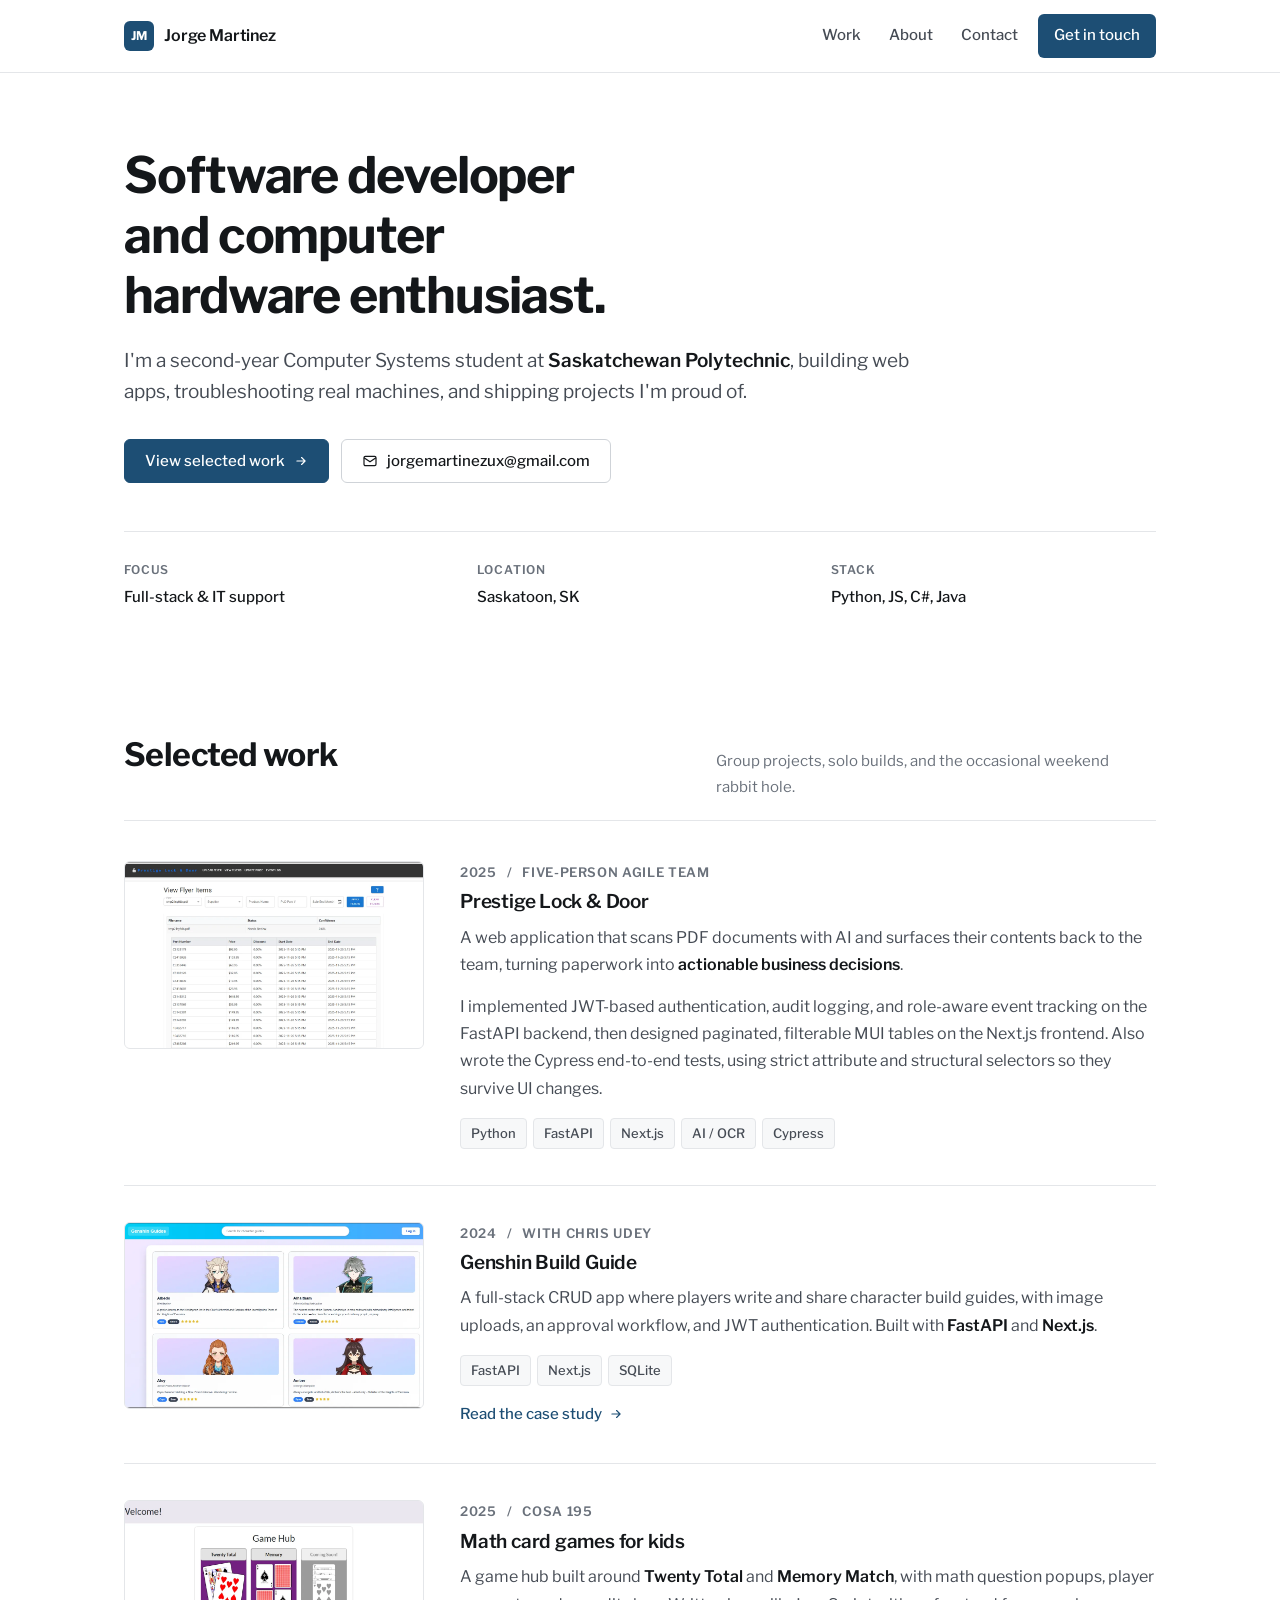
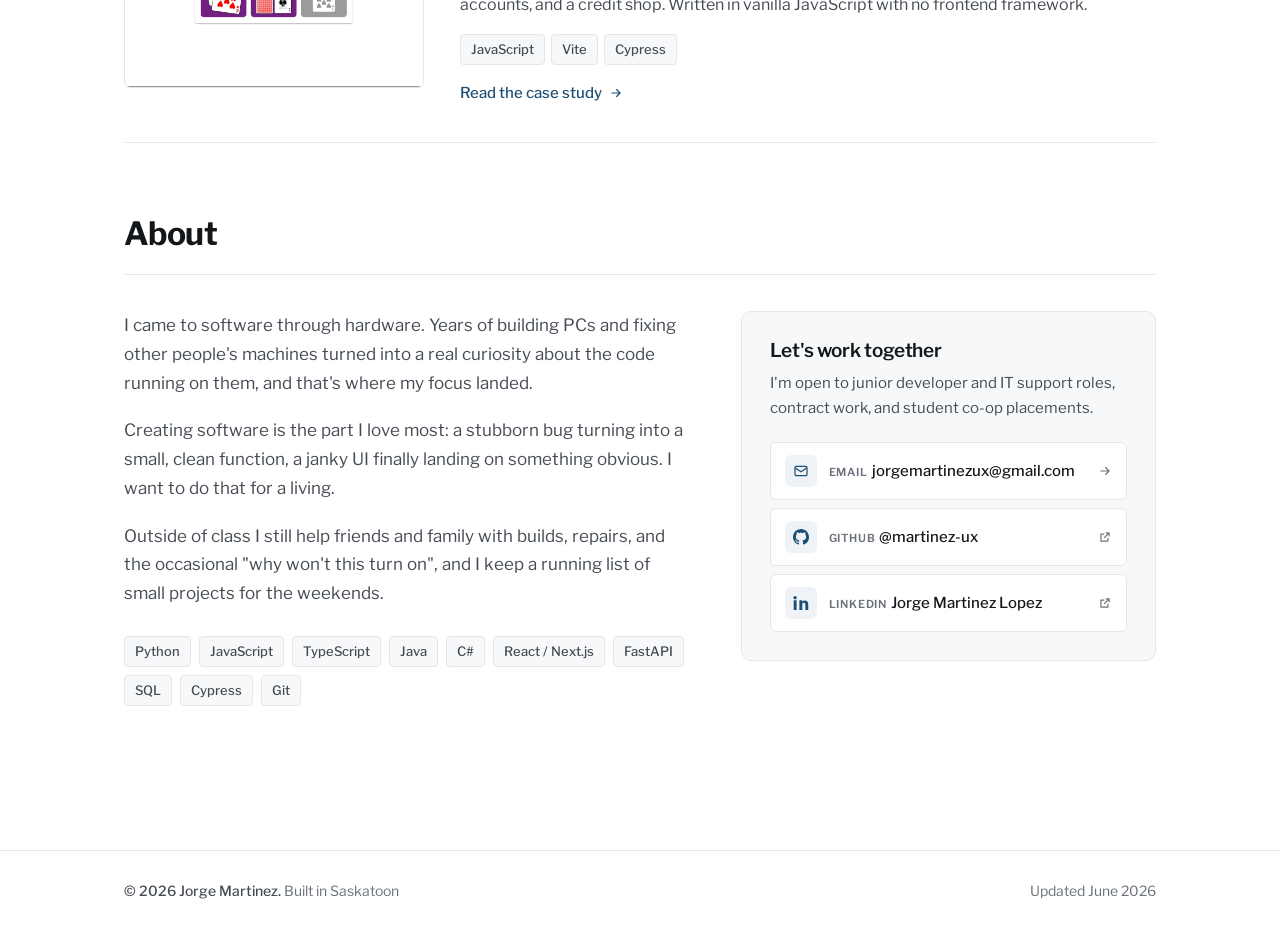
<file: index.html>
<!doctype html>
<html lang="en">
<head>
	<meta charset="utf-8" />
	<meta name="viewport" content="width=device-width, initial-scale=1" />
	<title>Jorge Martinez | Software Developer</title>
	<meta name="description" content="Jorge Martinez is a software developer and computer hardware enthusiast in Saskatoon, SK. Full-stack projects in Python, JavaScript, C# and Java." />
	<meta name="theme-color" content="#ffffff" />
	<meta property="og:title" content="Jorge Martinez | Software Developer" />
	<meta property="og:description" content="Full-stack developer and hardware enthusiast in Saskatoon." />
	<meta property="og:type" content="website" />
	<link rel="icon" href="data:image/svg+xml,%3Csvg xmlns='http://www.w3.org/2000/svg' viewBox='0 0 64 64'%3E%3Crect width='64' height='64' rx='12' fill='%231D4E74'/%3E%3Ctext x='32' y='42' font-family='Helvetica,Arial,sans-serif' font-size='25' font-weight='700' text-anchor='middle' fill='%23ffffff'%3EJM%3C/text%3E%3C/svg%3E" />
	<link rel="preconnect" href="https://fonts.googleapis.com">
	<link rel="preconnect" href="https://fonts.gstatic.com" crossorigin>
	<link href="https://fonts.googleapis.com/css2?family=Libre+Franklin:wght@400;500;600;700&display=swap" rel="stylesheet">
	<link rel="stylesheet" href="assets/css/site.css">
</head>
<body>

<a class="skip-link" href="#main">Skip to content</a>

<header class="nav">
	<div class="nav-inner">
		<a class="brand" href="#top">
			<span class="brand-mark" aria-hidden="true">JM</span>
			<span>Jorge Martinez</span>
		</a>
		<div class="nav-right">
			<nav class="nav-links" aria-label="Sections">
				<a href="#work">Work</a>
				<a href="#about">About</a>
				<a href="#contact">Contact</a>
			</nav>
			<a class="nav-cta" href="#contact">Get in touch</a>
			<button class="menu-btn" id="menuBtn" aria-expanded="false" aria-controls="mobileMenu" aria-label="Open menu">
				<svg width="18" height="18" viewBox="0 0 24 24" fill="none" stroke="currentColor" stroke-width="2" stroke-linecap="round" aria-hidden="true"><path d="M4 7h16M4 12h16M4 17h16"/></svg>
			</button>
		</div>
	</div>
</header>

<nav class="mobile-menu" id="mobileMenu" aria-label="Sections" hidden>
	<a href="#work">Work</a>
	<a href="#about">About</a>
	<a href="#contact">Contact</a>
</nav>

<main id="main">

	<section id="top" class="hero">
		<div class="container">
			<h1>Software developer and computer hardware enthusiast.</h1>
			<p class="hero-lede">
				I'm a second-year Computer Systems student at <strong>Saskatchewan Polytechnic</strong>,
				building web apps, troubleshooting real machines, and shipping projects I'm proud of.
			</p>
			<div class="cta-row">
				<a class="btn btn-primary" href="#work">
					View selected work
					<svg width="14" height="14" viewBox="0 0 24 24" fill="none" stroke="currentColor" stroke-width="2" stroke-linecap="round" stroke-linejoin="round" aria-hidden="true"><path d="M5 12h14M13 6l6 6-6 6"/></svg>
				</a>
				<a class="btn btn-ghost" href="mailto:jorgemartinezux@gmail.com">
					<svg width="16" height="16" viewBox="0 0 24 24" fill="none" stroke="currentColor" stroke-width="1.8" aria-hidden="true"><rect x="3" y="5" width="18" height="14" rx="2"/><path d="m3 7 9 6 9-6"/></svg>
					jorgemartinezux@gmail.com
				</a>
			</div>

			<div class="hero-meta">
				<div>
					<div class="meta-label">Focus</div>
					<div class="meta-value">Full-stack &amp; IT support</div>
				</div>
				<div>
					<div class="meta-label">Location</div>
					<div class="meta-value">Saskatoon, SK</div>
				</div>
				<div>
					<div class="meta-label">Stack</div>
					<div class="meta-value">Python, JS, C#, Java</div>
				</div>
			</div>
		</div>
	</section>

	<section id="work" class="section">
		<div class="container">
			<div class="section-head">
				<h2>Selected work</h2>
				<p class="section-sub">Group projects, solo builds, and the occasional weekend rabbit hole.</p>
			</div>

			<div class="projects-grid">

				<a href="#" class="project">
					<div class="project-img"><img src="assets/projects/lockanddoor.webp" alt="Prestige Lock &amp; Door document dashboard" loading="lazy" decoding="async"></div>
					<div class="project-body">
						<div class="project-meta">
							<span>2025</span>
							<span aria-hidden="true">/</span>
							<span>Five-person agile team</span>
						</div>
						<h3>Prestige Lock &amp; Door</h3>
						<p>A web application that scans PDF documents with AI and surfaces their contents back to the team, turning paperwork into <strong>actionable business decisions</strong>.</p>
						<p>I implemented JWT-based authentication, audit logging, and role-aware event tracking on the FastAPI backend, then designed paginated, filterable MUI tables on the Next.js frontend. Also wrote the Cypress end-to-end tests, using strict attribute and structural selectors so they survive UI changes.</p>
						<div class="project-stack">
							<span class="stack-pill">Python</span>
							<span class="stack-pill">FastAPI</span>
							<span class="stack-pill">Next.js</span>
							<span class="stack-pill">AI / OCR</span>
							<span class="stack-pill">Cypress</span>
						</div>
					</div>
				</a>

				<a href="genshin-build-guide.html" class="project">
					<div class="project-img"><img src="assets/projects/genshinproject.webp" alt="Genshin Build Guide character browser" loading="lazy" decoding="async"></div>
					<div class="project-body">
						<div class="project-meta">
							<span>2024</span>
							<span aria-hidden="true">/</span>
							<span>With Chris Udey</span>
						</div>
						<h3>Genshin Build Guide</h3>
						<p>A full-stack CRUD app where players write and share character build guides, with image uploads, an approval workflow, and JWT authentication. Built with <strong>FastAPI</strong> and <strong>Next.js</strong>.</p>
						<div class="project-stack">
							<span class="stack-pill">FastAPI</span>
							<span class="stack-pill">Next.js</span>
							<span class="stack-pill">SQLite</span>
						</div>
						<span class="project-link">
							Read the case study
							<svg width="14" height="14" viewBox="0 0 24 24" fill="none" stroke="currentColor" stroke-width="2" stroke-linecap="round" stroke-linejoin="round" aria-hidden="true"><path d="M5 12h14M13 6l6 6-6 6"/></svg>
						</span>
					</div>
				</a>

				<a href="math-card-games.html" class="project">
					<div class="project-img"><img src="assets/projects/cardgame.webp" alt="Game Hub card game menu" loading="lazy" decoding="async"></div>
					<div class="project-body">
						<div class="project-meta">
							<span>2025</span>
							<span aria-hidden="true">/</span>
							<span>COSA 195</span>
						</div>
						<h3>Math card games for kids</h3>
						<p>A game hub built around <strong>Twenty Total</strong> and <strong>Memory Match</strong>, with math question popups, player accounts, and a credit shop. Written in vanilla JavaScript with no frontend framework.</p>
						<div class="project-stack">
							<span class="stack-pill">JavaScript</span>
							<span class="stack-pill">Vite</span>
							<span class="stack-pill">Cypress</span>
						</div>
						<span class="project-link">
							Read the case study
							<svg width="14" height="14" viewBox="0 0 24 24" fill="none" stroke="currentColor" stroke-width="2" stroke-linecap="round" stroke-linejoin="round" aria-hidden="true"><path d="M5 12h14M13 6l6 6-6 6"/></svg>
						</span>
					</div>
				</a>

			</div>
		</div>
	</section>

	<section id="about" class="section">
		<div class="container">
			<div class="section-head">
				<h2>About</h2>
			</div>
			<div class="about-grid">
				<div class="about-body">
					<p>I came to software through hardware. Years of building PCs and fixing other people's machines turned into a real curiosity about the code running on them, and that's where my focus landed.</p>
					<p>Creating software is the part I love most: a stubborn bug turning into a small, clean function, a janky UI finally landing on something obvious. I want to do that for a living.</p>
					<p>Outside of class I still help friends and family with builds, repairs, and the occasional "why won't this turn on", and I keep a running list of small projects for the weekends.</p>
					<div class="stack" style="margin-top:28px">
						<span class="stack-pill">Python</span>
						<span class="stack-pill">JavaScript</span>
						<span class="stack-pill">TypeScript</span>
						<span class="stack-pill">Java</span>
						<span class="stack-pill">C#</span>
						<span class="stack-pill">React / Next.js</span>
						<span class="stack-pill">FastAPI</span>
						<span class="stack-pill">SQL</span>
						<span class="stack-pill">Cypress</span>
						<span class="stack-pill">Git</span>
					</div>
				</div>

				<aside id="contact" class="contact-card">
					<h3>Let's work together</h3>
					<p>I'm open to junior developer and IT support roles, contract work, and student co-op placements.</p>

					<div class="contact-list">
						<a class="contact-item" href="mailto:jorgemartinezux@gmail.com">
							<span class="left">
								<span class="ico">
									<svg width="16" height="16" viewBox="0 0 24 24" fill="none" stroke="currentColor" stroke-width="1.8" aria-hidden="true"><rect x="3" y="5" width="18" height="14" rx="2"/><path d="m3 7 9 6 9-6"/></svg>
								</span>
								<span>
									<span class="label">Email</span>
									<span class="value">jorgemartinezux@gmail.com</span>
								</span>
							</span>
							<svg class="arrow" width="14" height="14" viewBox="0 0 24 24" fill="none" stroke="currentColor" stroke-width="2" stroke-linecap="round" stroke-linejoin="round" aria-hidden="true"><path d="M5 12h14M13 6l6 6-6 6"/></svg>
						</a>
						<a class="contact-item" href="https://github.com/martinez-ux" target="_blank" rel="noopener">
							<span class="left">
								<span class="ico">
									<svg width="16" height="16" viewBox="0 0 16 16" fill="currentColor" aria-hidden="true"><path d="M8 0C3.58 0 0 3.58 0 8c0 3.54 2.29 6.53 5.47 7.59.4.07.55-.17.55-.38 0-.19-.01-.82-.01-1.49-2.01.37-2.53-.49-2.69-.94-.09-.23-.48-.94-.82-1.13-.28-.15-.68-.52-.01-.53.63-.01 1.08.58 1.23.82.72 1.21 1.87.87 2.33.66.07-.52.28-.87.51-1.07-1.78-.2-3.64-.89-3.64-3.95 0-.87.31-1.59.82-2.15-.08-.2-.36-1.02.08-2.12 0 0 .67-.21 2.2.82.64-.18 1.32-.27 2-.27s1.36.09 2 .27c1.53-1.04 2.2-.82 2.2-.82.44 1.1.16 1.92.08 2.12.51.56.82 1.27.82 2.15 0 3.07-1.87 3.75-3.65 3.95.29.25.54.73.54 1.48 0 1.07-.01 1.93-.01 2.2 0 .21.15.46.55.38A8.01 8.01 0 0 0 16 8c0-4.42-3.58-8-8-8Z"/></svg>
								</span>
								<span>
									<span class="label">GitHub</span>
									<span class="value">@martinez-ux</span>
								</span>
							</span>
							<svg class="arrow" width="14" height="14" viewBox="0 0 24 24" fill="none" stroke="currentColor" stroke-width="2" stroke-linecap="round" stroke-linejoin="round" aria-hidden="true"><path d="M14 5h5v5M19 5l-8 8M17 14v5H5V7h5"/></svg>
						</a>
						<a class="contact-item" href="https://linkedin.com/in/jorge-martinez-lopez-7025b9409" target="_blank" rel="noopener">
							<span class="left">
								<span class="ico">
									<svg width="16" height="16" viewBox="0 0 16 16" fill="currentColor" aria-hidden="true"><path d="M3.6 5.3H.7V15h2.9V5.3ZM2.15 1A1.68 1.68 0 0 0 .4 2.66c0 .92.75 1.67 1.68 1.67h.02c1.04 0 1.68-.75 1.68-1.67A1.68 1.68 0 0 0 2.15 1ZM15.3 9.44c0-2.7-1.44-3.96-3.37-3.96-1.55 0-2.25.86-2.63 1.46V5.3H6.4c.04.82 0 9.7 0 9.7h2.9V9.58c0-.26.02-.52.1-.7.2-.52.68-1.06 1.48-1.06 1.05 0 1.47.8 1.47 1.96V15h2.9V9.44Z"/></svg>
								</span>
								<span>
									<span class="label">LinkedIn</span>
									<span class="value">Jorge Martinez Lopez</span>
								</span>
							</span>
							<svg class="arrow" width="14" height="14" viewBox="0 0 24 24" fill="none" stroke="currentColor" stroke-width="2" stroke-linecap="round" stroke-linejoin="round" aria-hidden="true"><path d="M14 5h5v5M19 5l-8 8M17 14v5H5V7h5"/></svg>
						</a>
					</div>
				</aside>
			</div>
		</div>
	</section>

</main>

<footer>
	<div class="container">
		<div><span class="footer-mark">&copy; 2026 Jorge Martinez.</span> Built in Saskatoon</div>
		<div>Updated June 2026</div>
	</div>
</footer>

<script>
	// Mobile menu toggle. The only script on the page.
	(function () {
		var btn = document.getElementById('menuBtn');
		var menu = document.getElementById('mobileMenu');

		function close() {
			menu.hidden = true;
			btn.setAttribute('aria-expanded', 'false');
		}

		btn.addEventListener('click', function (e) {
			e.stopPropagation();
			menu.hidden = !menu.hidden;
			btn.setAttribute('aria-expanded', String(!menu.hidden));
		});

		menu.querySelectorAll('a').forEach(function (a) { a.addEventListener('click', close); });

		document.addEventListener('click', function (e) {
			if (!menu.hidden && !menu.contains(e.target)) close();
		});

		document.addEventListener('keydown', function (e) {
			if (e.key === 'Escape' && !menu.hidden) { close(); btn.focus(); }
		});
	})();
</script>
</body>
</html>
</file>
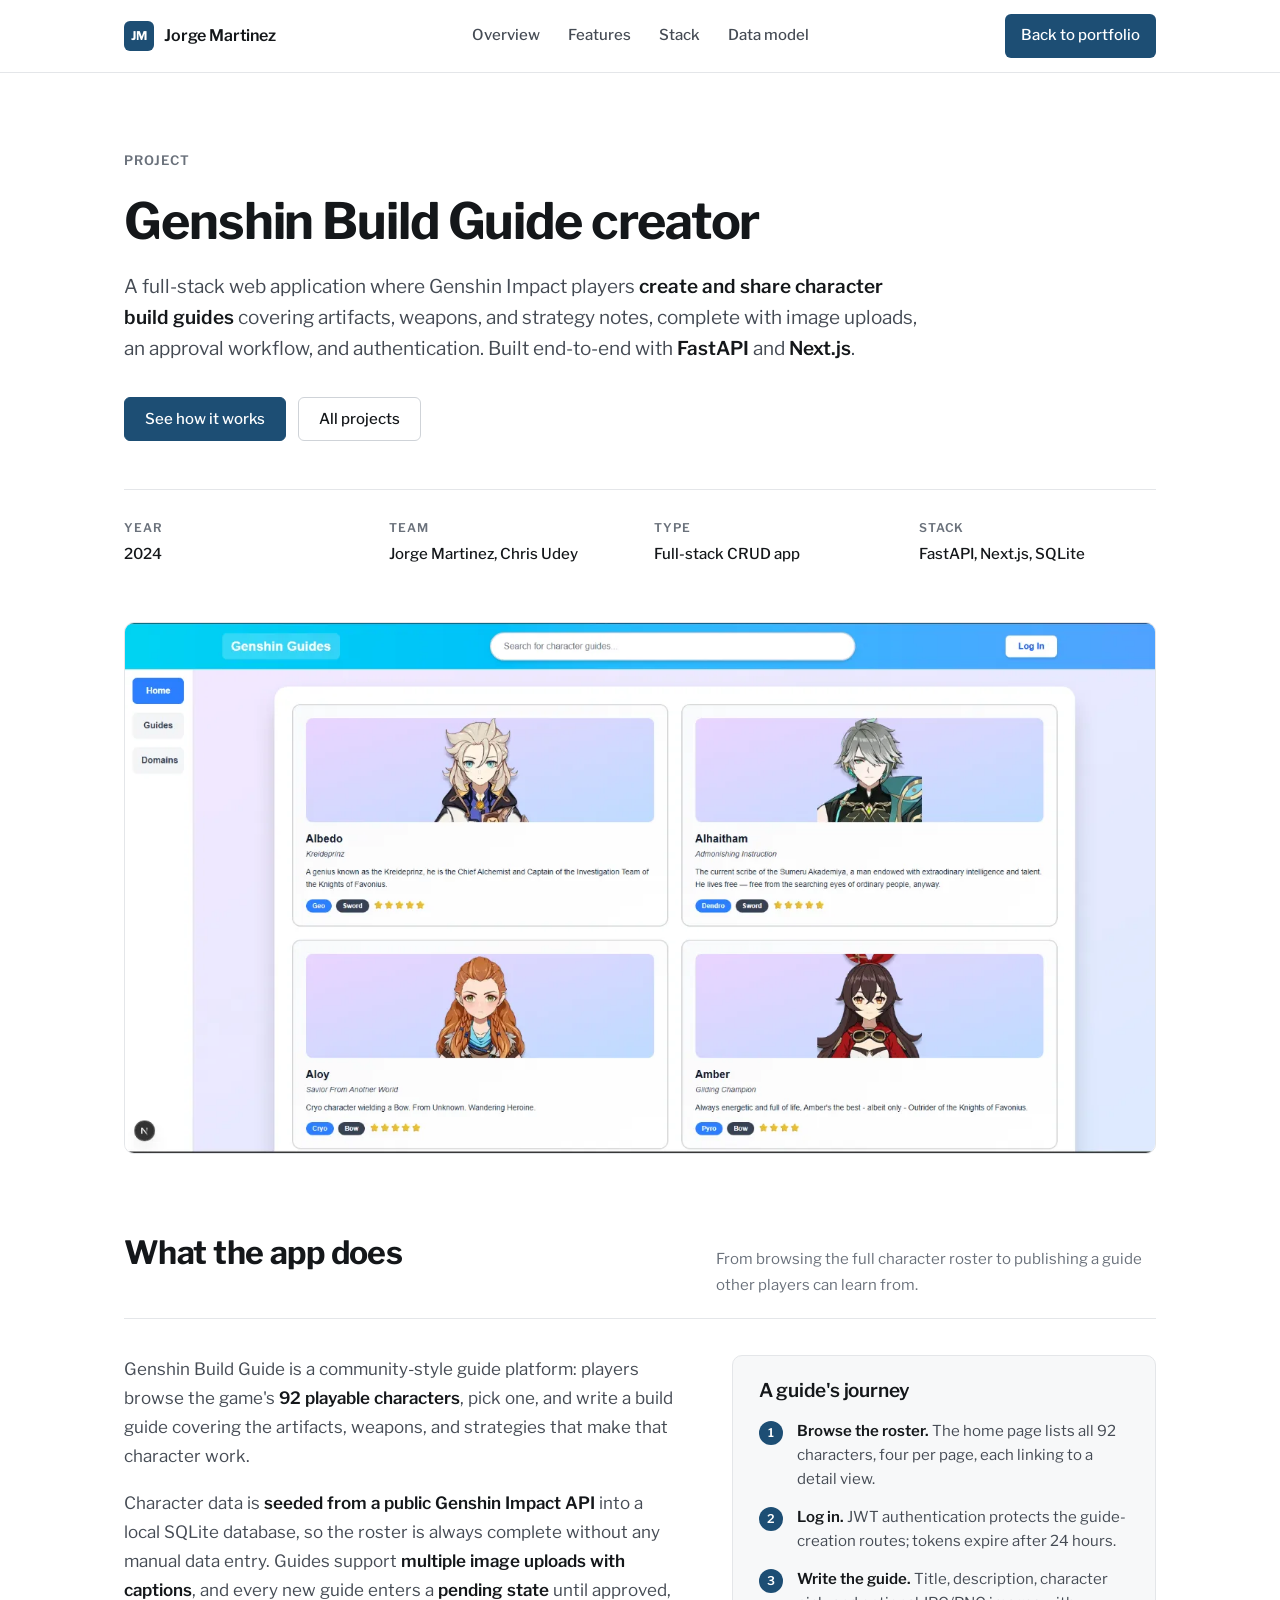
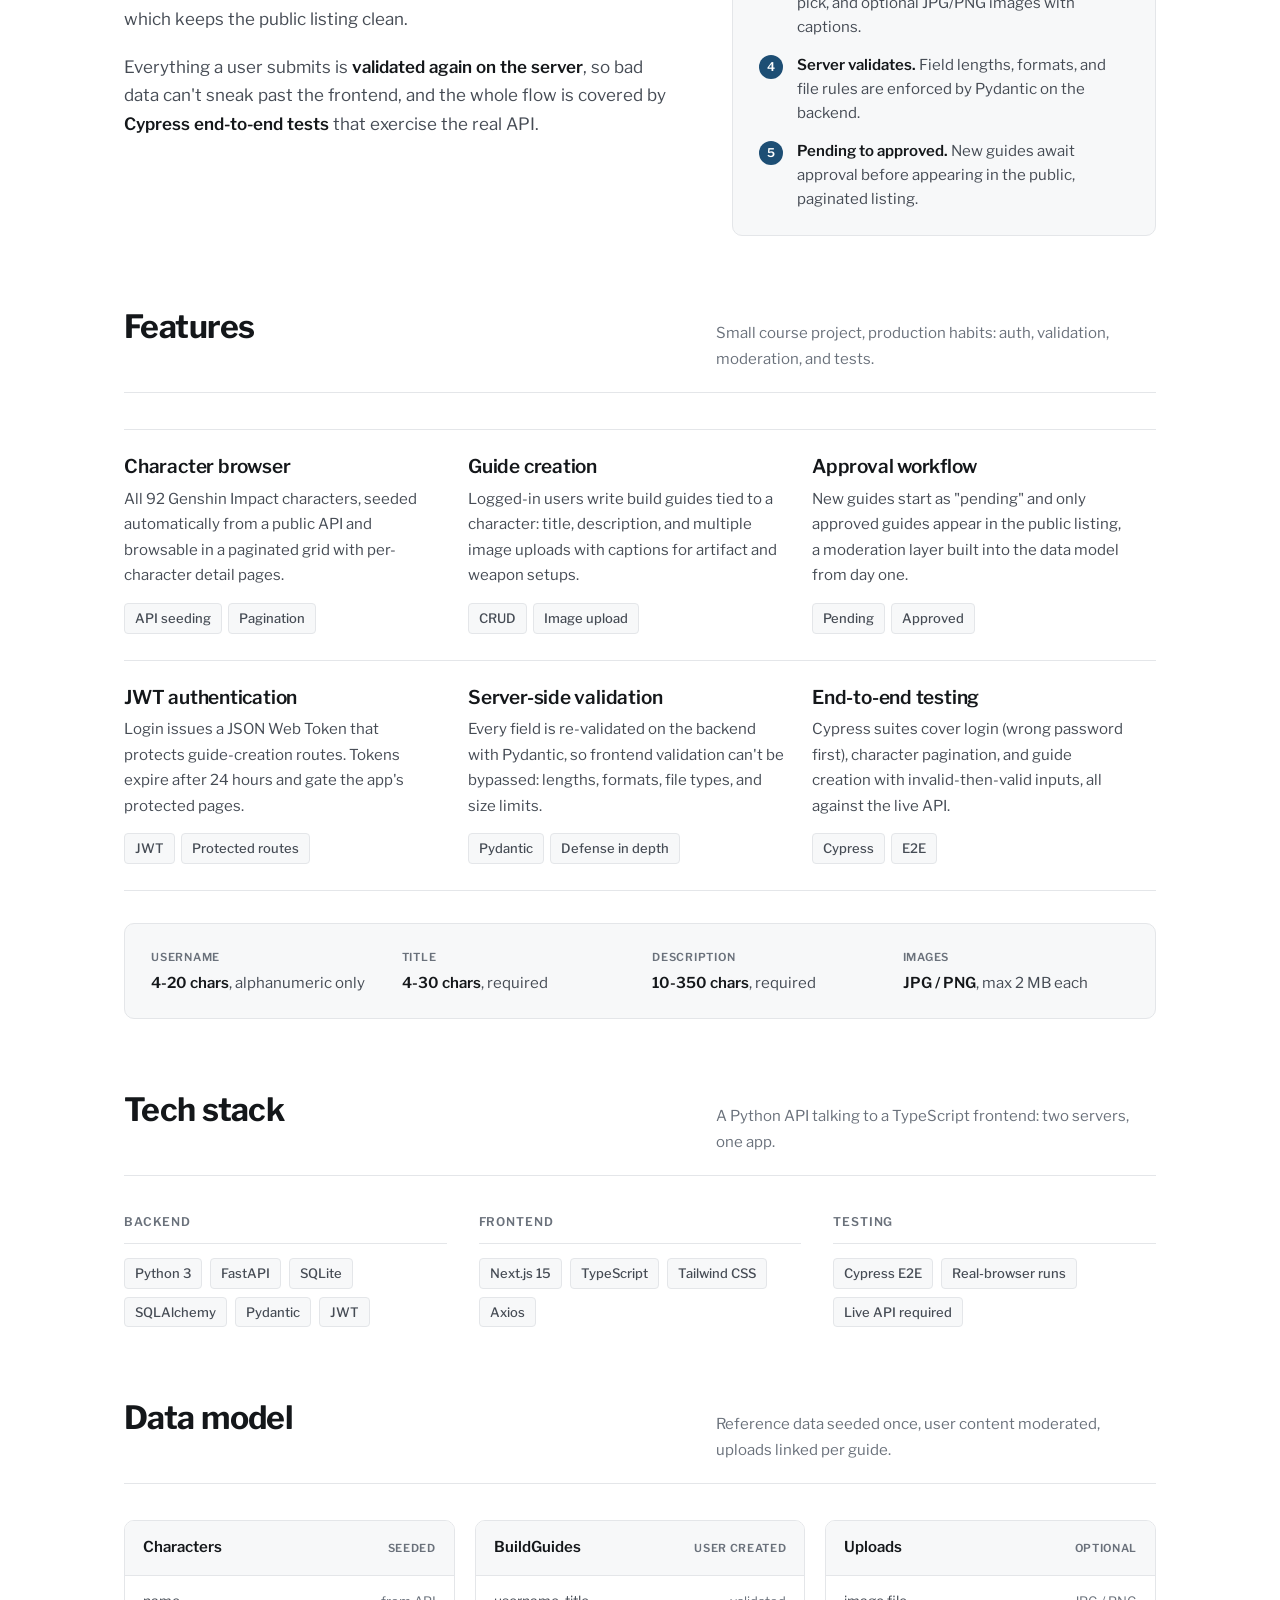
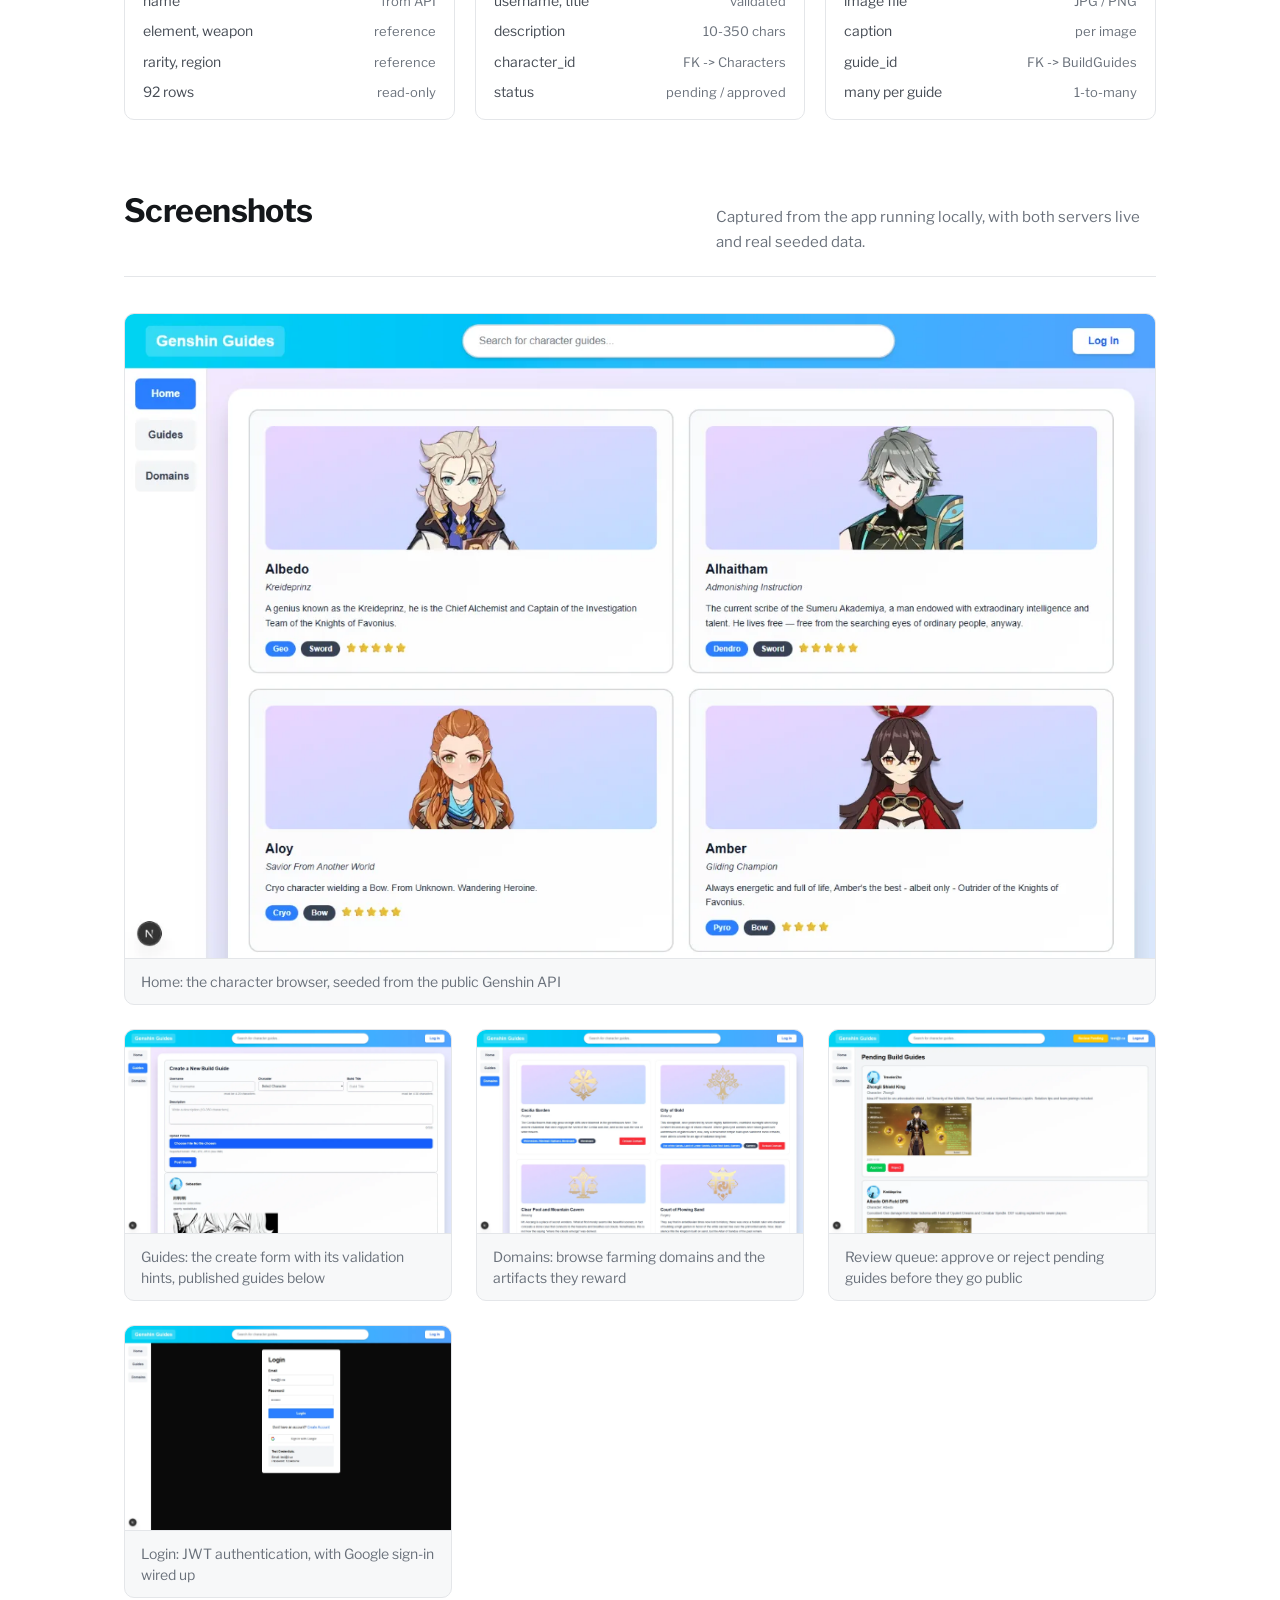
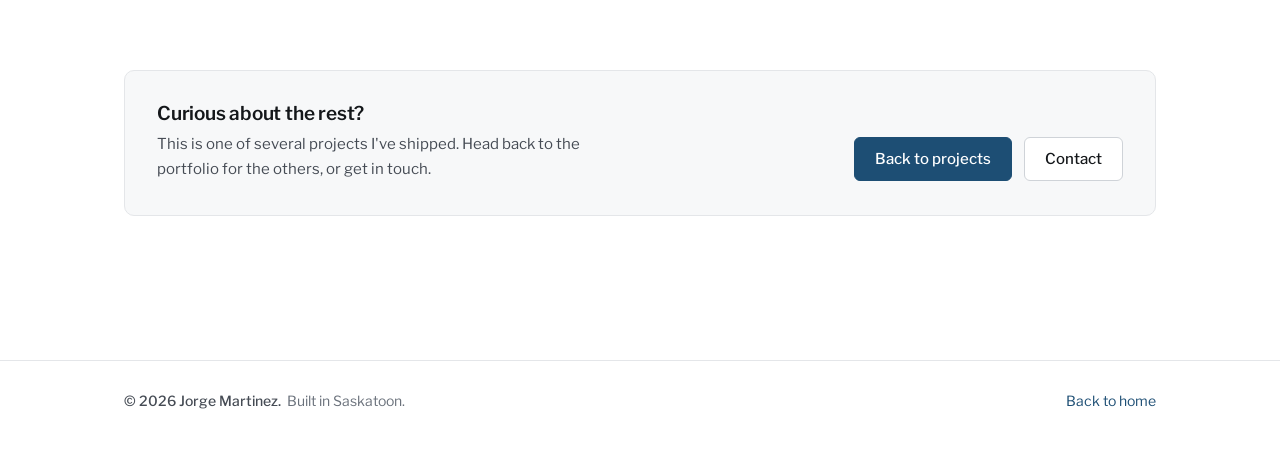
<file: genshin-build-guide.html>
<!doctype html>
<html lang="en">
<head>
	<meta charset="utf-8" />
	<meta name="viewport" content="width=device-width, initial-scale=1" />
	<title>Genshin Build Guide | Jorge Martinez</title>
	<meta name="description" content="Genshin Build Guide is a full-stack web application for creating and sharing Genshin Impact character build guides. Built with FastAPI, Next.js, TypeScript and SQLite." />
	<meta name="theme-color" content="#ffffff" />
	<meta property="og:title" content="Genshin Build Guide | Jorge Martinez" />
	<meta property="og:description" content="A full-stack CRUD app for creating and sharing Genshin Impact character build guides. FastAPI + Next.js." />
	<meta property="og:type" content="article" />
	<link rel="icon" href="data:image/svg+xml,%3Csvg xmlns='http://www.w3.org/2000/svg' viewBox='0 0 64 64'%3E%3Crect width='64' height='64' rx='12' fill='%231D4E74'/%3E%3Ctext x='32' y='42' font-family='Helvetica,Arial,sans-serif' font-size='25' font-weight='700' text-anchor='middle' fill='%23ffffff'%3EJM%3C/text%3E%3C/svg%3E" />
	<link rel="preconnect" href="https://fonts.googleapis.com">
	<link rel="preconnect" href="https://fonts.gstatic.com" crossorigin>
	<link href="https://fonts.googleapis.com/css2?family=Libre+Franklin:wght@400;500;600;700&display=swap" rel="stylesheet">
	<link rel="stylesheet" href="assets/css/site.css">
</head>
<body>

<header class="nav">
	<div class="nav-inner">
	<a class="brand" href="index.html">
		<div class="brand-mark">JM</div>
		<span>Jorge Martinez</span>
	</a>
	<nav class="nav-links">
		<a href="#overview">Overview</a>
		<a href="#features">Features</a>
		<a href="#stack">Stack</a>
		<a href="#data">Data model</a>
	</nav>
	<a class="nav-cta" href="index.html#work">
		Back to portfolio
	</a>
	<button class="menu-btn" id="menuBtn" aria-expanded="false" aria-controls="mobileMenu" aria-label="Open menu">
	</button>
	</div>
</header>

<nav class="mobile-menu" id="mobileMenu" aria-label="Page sections" hidden>
	<a href="#overview">Overview</a>
	<a href="#features">Features</a>
	<a href="#stack">Stack</a>
	<a href="#data">Data model</a>
	<a href="index.html#work">Back to portfolio</a>
</nav>

<!-- ============ HERO ============ -->
<section id="top" class="hero">
	<div class="container">
		<div class="hero-eyebrow">Project</div>
		<h1>Genshin Build Guide creator</h1>
		<p class="hero-lede">
			A full-stack web application where Genshin Impact players <strong>create and share character
			build guides</strong> covering artifacts, weapons, and strategy notes, complete with image uploads,
			an approval workflow, and authentication. Built end-to-end with <strong>FastAPI</strong> and
			<strong>Next.js</strong>.
		</p>
		<div class="cta-row">
			<a class="btn btn-primary" href="#overview">
				See how it works
			</a>
			<a class="btn btn-ghost" href="index.html#work">
				<span>All projects</span>
			</a>
		</div>

		<div class="hero-meta">
			<div>
				<div class="meta-label">Year</div>
				<div class="meta-value">2024</div>
			</div>
			<div>
				<div class="meta-label">Team</div>
				<div class="meta-value">Jorge Martinez, Chris Udey</div>
			</div>
			<div>
				<div class="meta-label">Type</div>
				<div class="meta-value">Full-stack CRUD app</div>
			</div>
			<div>
				<div class="meta-label">Stack</div>
				<div class="meta-value">FastAPI, Next.js, SQLite</div>
			</div>
		</div>
	</div>
</section>

<!-- ============ SCREENSHOT ============ -->
<div class="showcase">
	<div class="container">
		<div class="showcase-frame">
			<img src="assets/projects/genshinproject.webp" alt="Genshin Build Guide application showing the character browser and guide pages" decoding="async">
		</div>
	</div>
</div>

<!-- ============ OVERVIEW ============ -->
<section id="overview" class="section">
	<div class="container">
		<div class="section-head">
			<div>
				<h2>What the app does</h2>
			</div>
			<p class="section-sub">From browsing the full character roster to publishing a guide other players can learn from.</p>
		</div>
		<div class="overview-grid">
			<div class="overview-body">
				<p>Genshin Build Guide is a community-style guide platform: players browse the game's
					<strong>92 playable characters</strong>, pick one, and write a build guide covering the
					artifacts, weapons, and strategies that make that character work.</p>
				<p>Character data is <strong>seeded from a public Genshin Impact API</strong> into a local
					SQLite database, so the roster is always complete without any manual data entry. Guides
					support <strong>multiple image uploads with captions</strong>, and every new guide enters
					a <strong>pending state</strong> until approved, which keeps the public listing clean.</p>
				<p>Everything a user submits is <strong>validated again on the server</strong>, so bad data
					can't sneak past the frontend, and the whole flow is covered by <strong>Cypress
					end-to-end tests</strong> that exercise the real API.</p>
			</div>

			<aside class="flow-card">
				<h3>A guide's journey</h3>
				<ul class="flow-list">
					<li><span class="num">1</span><span><strong>Browse the roster.</strong> The home page lists all 92 characters, four per page, each linking to a detail view.</span></li>
					<li><span class="num">2</span><span><strong>Log in.</strong> JWT authentication protects the guide-creation routes; tokens expire after 24 hours.</span></li>
					<li><span class="num">3</span><span><strong>Write the guide.</strong> Title, description, character pick, and optional JPG/PNG images with captions.</span></li>
					<li><span class="num">4</span><span><strong>Server validates.</strong> Field lengths, formats, and file rules are enforced by Pydantic on the backend.</span></li>
					<li><span class="num">5</span><span><strong>Pending to approved.</strong> New guides await approval before appearing in the public, paginated listing.</span></li>
				</ul>
			</aside>
		</div>
	</div>
</section>

<!-- ============ FEATURES ============ -->
<section id="features" class="section" style="padding-top:0">
	<div class="container">
		<div class="section-head">
			<div>
				<h2>Features</h2>
			</div>
			<p class="section-sub">Small course project, production habits: auth, validation, moderation, and tests.</p>
		</div>
		<div class="feature-grid">

			<article class="exp-card">
				<h3>Character browser</h3>
				<p>All 92 Genshin Impact characters, seeded automatically from a public API and browsable in a paginated grid with per-character detail pages.</p>
				<div class="tag-row">
					<span class="tag">API seeding</span>
					<span class="tag">Pagination</span>
				</div>
			</article>

			<article class="exp-card">
				<h3>Guide creation</h3>
				<p>Logged-in users write build guides tied to a character: title, description, and multiple image uploads with captions for artifact and weapon setups.</p>
				<div class="tag-row">
					<span class="tag">CRUD</span>
					<span class="tag">Image upload</span>
				</div>
			</article>

			<article class="exp-card">
				<h3>Approval workflow</h3>
				<p>New guides start as "pending" and only approved guides appear in the public listing, a moderation layer built into the data model from day one.</p>
				<div class="tag-row">
					<span class="tag">Pending</span>
					<span class="tag">Approved</span>
				</div>
			</article>

			<article class="exp-card">
				<h3>JWT authentication</h3>
				<p>Login issues a JSON Web Token that protects guide-creation routes. Tokens expire after 24 hours and gate the app's protected pages.</p>
				<div class="tag-row">
					<span class="tag">JWT</span>
					<span class="tag">Protected routes</span>
				</div>
			</article>

			<article class="exp-card">
				<h3>Server-side validation</h3>
				<p>Every field is re-validated on the backend with Pydantic, so frontend validation can't be bypassed: lengths, formats, file types, and size limits.</p>
				<div class="tag-row">
					<span class="tag">Pydantic</span>
					<span class="tag">Defense in depth</span>
				</div>
			</article>

			<article class="exp-card">
				<h3>End-to-end testing</h3>
				<p>Cypress suites cover login (wrong password first), character pagination, and guide creation with invalid-then-valid inputs, all against the live API.</p>
				<div class="tag-row">
					<span class="tag">Cypress</span>
					<span class="tag">E2E</span>
				</div>
			</article>

		</div>

		<div class="rules-panel">
			<div class="rule">
				<div class="rule-label">Username</div>
				<div class="rule-value"><strong>4-20 chars</strong>, alphanumeric only</div>
			</div>
			<div class="rule">
				<div class="rule-label">Title</div>
				<div class="rule-value"><strong>4-30 chars</strong>, required</div>
			</div>
			<div class="rule">
				<div class="rule-label">Description</div>
				<div class="rule-value"><strong>10-350 chars</strong>, required</div>
			</div>
			<div class="rule">
				<div class="rule-label">Images</div>
				<div class="rule-value"><strong>JPG / PNG</strong>, max 2 MB each</div>
			</div>
		</div>
	</div>
</section>

<!-- ============ STACK ============ -->
<section id="stack" class="section" style="padding-top:0">
	<div class="container">
		<div class="section-head">
			<div>
				<h2>Tech stack</h2>
			</div>
			<p class="section-sub">A Python API talking to a TypeScript frontend: two servers, one app.</p>
		</div>
		<div class="stack-grid">

			<div class="stack-col">
				<div class="col-label"> Backend</div>
				<div class="stack">
					<span class="stack-pill"> Python 3</span>
					<span class="stack-pill"> FastAPI</span>
					<span class="stack-pill"> SQLite</span>
					<span class="stack-pill"> SQLAlchemy</span>
					<span class="stack-pill"> Pydantic</span>
					<span class="stack-pill"> JWT</span>
				</div>
			</div>

			<div class="stack-col">
				<div class="col-label"> Frontend</div>
				<div class="stack">
					<span class="stack-pill"> Next.js 15</span>
					<span class="stack-pill"> TypeScript</span>
					<span class="stack-pill"> Tailwind CSS</span>
					<span class="stack-pill"> Axios</span>
				</div>
			</div>

			<div class="stack-col">
				<div class="col-label"> Testing</div>
				<div class="stack">
					<span class="stack-pill"> Cypress E2E</span>
					<span class="stack-pill"> Real-browser runs</span>
					<span class="stack-pill"> Live API required</span>
				</div>
			</div>

		</div>
	</div>
</section>

<!-- ============ DATA MODEL ============ -->
<section id="data" class="section" style="padding-top:0">
	<div class="container">
		<div class="section-head">
			<div>
				<h2>Data model</h2>
			</div>
			<p class="section-sub">Reference data seeded once, user content moderated, uploads linked per guide.</p>
		</div>
		<div class="schema-grid">

			<div class="schema-card">
				<div class="schema-head">
					<strong>Characters</strong>
					<span>Seeded</span>
				</div>
				<ul>
					<li>name <em>from API</em></li>
					<li>element, weapon <em>reference</em></li>
					<li>rarity, region <em>reference</em></li>
					<li>92 rows <em>read-only</em></li>
				</ul>
			</div>

			<div class="schema-card">
				<div class="schema-head">
					<strong>BuildGuides</strong>
					<span>User created</span>
				</div>
				<ul>
					<li>username, title <em>validated</em></li>
					<li>description <em>10-350 chars</em></li>
					<li>character_id <em>FK -> Characters</em></li>
					<li>status <em>pending / approved</em></li>
				</ul>
			</div>

			<div class="schema-card">
				<div class="schema-head">
					<strong>Uploads</strong>
					<span>Optional</span>
				</div>
				<ul>
					<li>image file <em>JPG / PNG</em></li>
					<li>caption <em>per image</em></li>
					<li>guide_id <em>FK -> BuildGuides</em></li>
					<li>many per guide <em>1-to-many</em></li>
				</ul>
			</div>

		</div>
	</div>
</section>

<!-- ============ GALLERY ============ -->
<section id="gallery" class="section" style="padding-top:0">
	<div class="container">
		<div class="section-head">
			<div>
				<h2>Screenshots</h2>
			</div>
			<p class="section-sub">Captured from the app running locally, with both servers live and real seeded data.</p>
		</div>
		<div class="gallery-grid">
			<figure class="span-2">
				<img src="assets/projects/genshin-home.webp" alt="Home page with the paginated character browser" loading="lazy">
				<figcaption>Home: the character browser, seeded from the public Genshin API</figcaption>
			</figure>
			<figure>
				<img src="assets/projects/genshin-guides.webp" alt="Guides page with the create form, validation hints, and published guides" loading="lazy">
				<figcaption>Guides: the create form with its validation hints, published guides below</figcaption>
			</figure>
			<figure>
				<img src="assets/projects/genshin-domains.webp" alt="Domains page listing domains and the artifacts they reward" loading="lazy">
				<figcaption>Domains: browse farming domains and the artifacts they reward</figcaption>
			</figure>
			<figure>
				<img src="assets/projects/genshin-review.webp" alt="Review queue showing pending guides with approve and reject actions" loading="lazy">
				<figcaption>Review queue: approve or reject pending guides before they go public</figcaption>
			</figure>
			<figure>
				<img src="assets/projects/genshin-login.webp" alt="Login page with JWT auth and Google sign-in" loading="lazy">
				<figcaption>Login: JWT authentication, with Google sign-in wired up</figcaption>
			</figure>
		</div>
	</div>
</section>

<!-- ============ BACK STRIP ============ -->
<section class="section" style="padding-top:0">
	<div class="container">
		<div class="back-strip">
			<div>
				<h3>Curious about the rest?</h3>
				<p>This is one of several projects I've shipped. Head back to the portfolio for the others, or get in touch.</p>
			</div>
			<div class="cta-row">
				<a class="btn btn-primary" href="index.html#work">
					Back to projects
				</a>
				<a class="btn btn-ghost" href="index.html#contact">
					<span>Contact</span>
				</a>
			</div>
		</div>
	</div>
</section>

<footer>
	<div class="container">
		<div><span class="footer-mark">&copy; 2026 Jorge Martinez.</span> &nbsp;Built in Saskatoon.</div>
		<div><a href="index.html">Back to home</a></div>
	</div>
</footer>

<script>
	// Mobile menu toggle - the only script on the page.
	(function () {
		var btn = document.getElementById('menuBtn');
		var menu = document.getElementById('mobileMenu');

		function close() {
			menu.hidden = true;
			btn.setAttribute('aria-expanded', 'false');
		}

		btn.addEventListener('click', function (e) {
			e.stopPropagation();
			menu.hidden = !menu.hidden;
			btn.setAttribute('aria-expanded', String(!menu.hidden));
		});

		menu.querySelectorAll('a').forEach(function (a) { a.addEventListener('click', close); });

		document.addEventListener('click', function (e) {
			if (!menu.hidden && !menu.contains(e.target)) close();
		});

		document.addEventListener('keydown', function (e) {
			if (e.key === 'Escape' && !menu.hidden) { close(); btn.focus(); }
		});
	})();
</script>
</body>
</html>
</file>
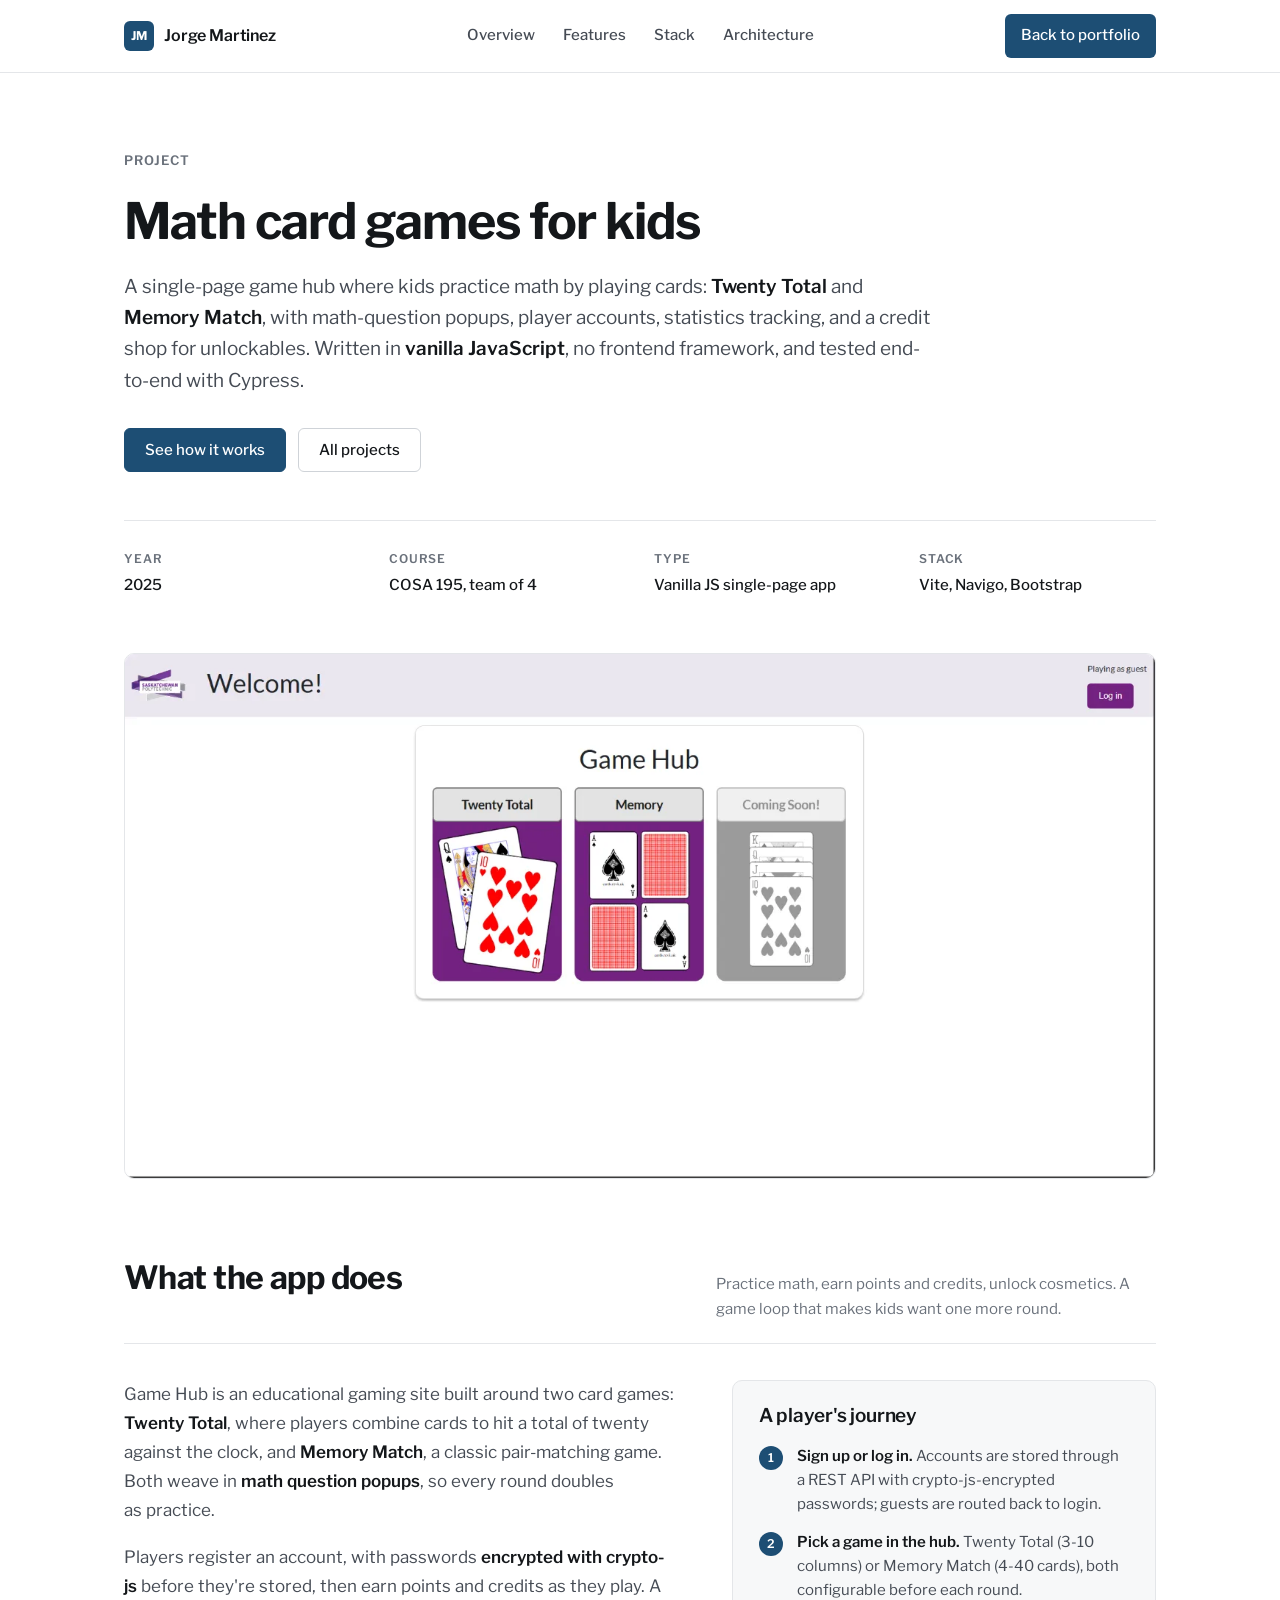
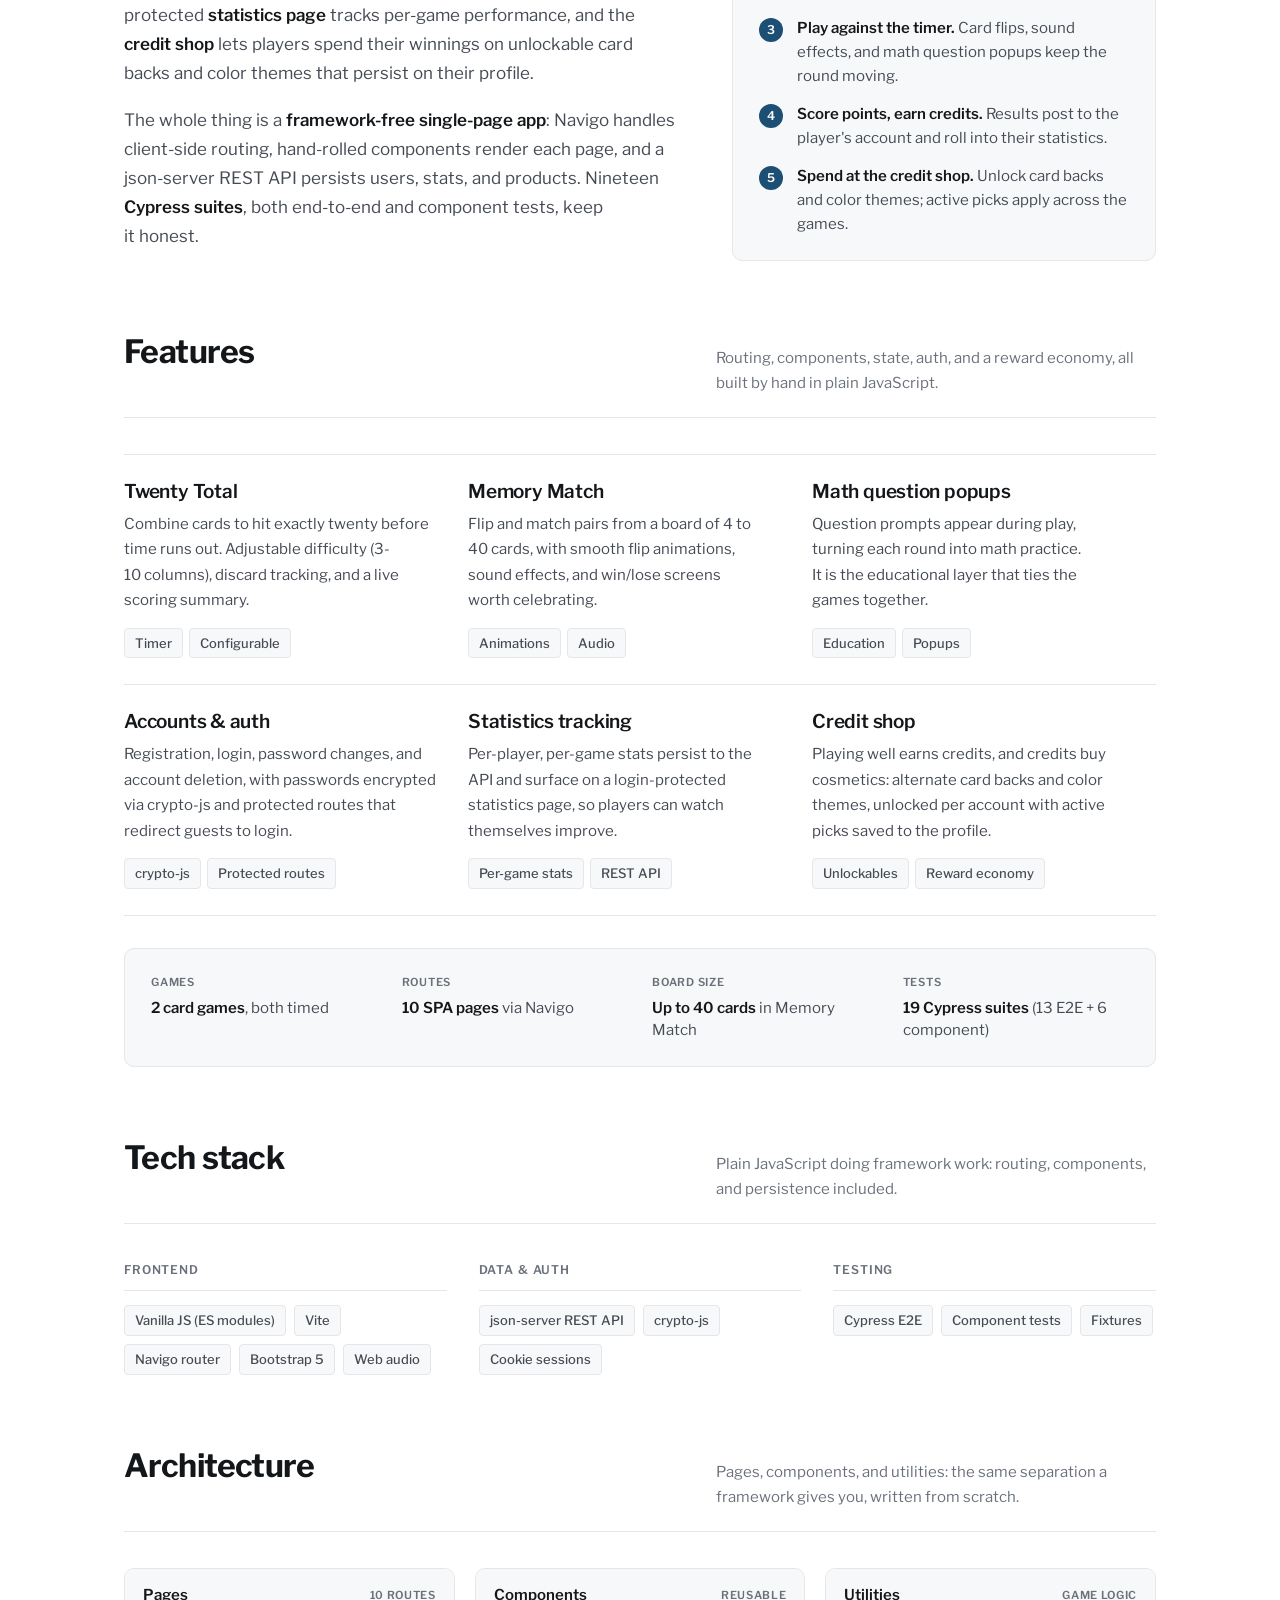
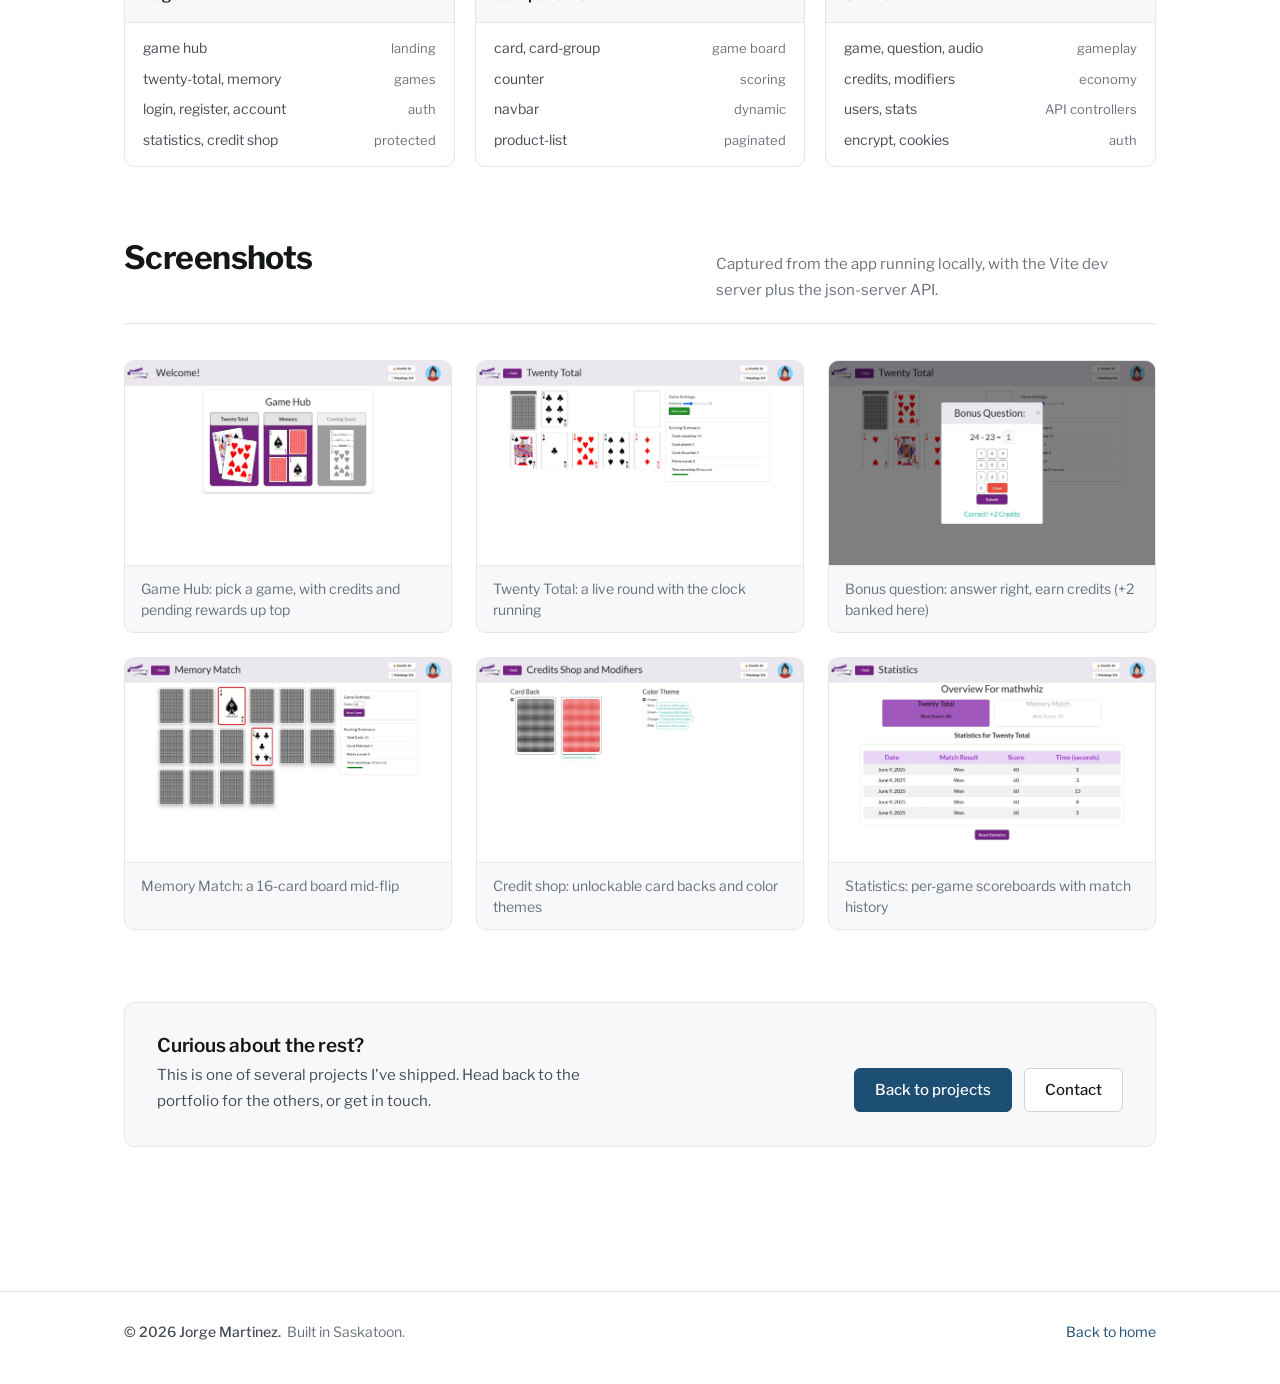
<file: math-card-games.html>
<!doctype html>
<html lang="en">
<head>
	<meta charset="utf-8" />
	<meta name="viewport" content="width=device-width, initial-scale=1" />
	<title>Math Card Games | Jorge Martinez</title>
	<meta name="description" content="Game Hub is a single-page web app of math card games for kids. Twenty Total and Memory Match with accounts, statistics, and a credit shop. Built in vanilla JavaScript with Vite, Navigo and Bootstrap." />
	<meta name="theme-color" content="#ffffff" />
	<meta property="og:title" content="Math Card Games | Jorge Martinez" />
	<meta property="og:description" content="A vanilla-JS single-page app of math card games for kids, with accounts, stats, and a credit shop, fully tested with Cypress." />
	<meta property="og:type" content="article" />
	<link rel="icon" href="data:image/svg+xml,%3Csvg xmlns='http://www.w3.org/2000/svg' viewBox='0 0 64 64'%3E%3Crect width='64' height='64' rx='12' fill='%231D4E74'/%3E%3Ctext x='32' y='42' font-family='Helvetica,Arial,sans-serif' font-size='25' font-weight='700' text-anchor='middle' fill='%23ffffff'%3EJM%3C/text%3E%3C/svg%3E" />
	<link rel="preconnect" href="https://fonts.googleapis.com">
	<link rel="preconnect" href="https://fonts.gstatic.com" crossorigin>
	<link href="https://fonts.googleapis.com/css2?family=Libre+Franklin:wght@400;500;600;700&display=swap" rel="stylesheet">
	<link rel="stylesheet" href="assets/css/site.css">
</head>
<body>

<header class="nav">
	<div class="nav-inner">
	<a class="brand" href="index.html">
		<div class="brand-mark">JM</div>
		<span>Jorge Martinez</span>
	</a>
	<nav class="nav-links">
		<a href="#overview">Overview</a>
		<a href="#features">Features</a>
		<a href="#stack">Stack</a>
		<a href="#architecture">Architecture</a>
	</nav>
	<a class="nav-cta" href="index.html#work">
		Back to portfolio
	</a>
	<button class="menu-btn" id="menuBtn" aria-expanded="false" aria-controls="mobileMenu" aria-label="Open menu">
	</button>
	</div>
</header>

<nav class="mobile-menu" id="mobileMenu" aria-label="Page sections" hidden>
	<a href="#overview">Overview</a>
	<a href="#features">Features</a>
	<a href="#stack">Stack</a>
	<a href="#architecture">Architecture</a>
	<a href="index.html#work">Back to portfolio</a>
</nav>

<!-- ============ HERO ============ -->
<section id="top" class="hero">
	<div class="container">
		<div class="hero-eyebrow">Project</div>
		<h1>Math card games for kids</h1>
		<p class="hero-lede">
			A single-page game hub where kids practice math by playing cards: <strong>Twenty Total</strong>
			and <strong>Memory Match</strong>, with math-question popups, player accounts, statistics
			tracking, and a credit shop for unlockables. Written in <strong>vanilla JavaScript</strong>,
			no frontend framework, and tested end-to-end with Cypress.
		</p>
		<div class="cta-row">
			<a class="btn btn-primary" href="#overview">
				See how it works
			</a>
			<a class="btn btn-ghost" href="index.html#work">
				<span>All projects</span>
			</a>
		</div>

		<div class="hero-meta">
			<div>
				<div class="meta-label">Year</div>
				<div class="meta-value">2025</div>
			</div>
			<div>
				<div class="meta-label">Course</div>
				<div class="meta-value">COSA 195, team of 4</div>
			</div>
			<div>
				<div class="meta-label">Type</div>
				<div class="meta-value">Vanilla JS single-page app</div>
			</div>
			<div>
				<div class="meta-label">Stack</div>
				<div class="meta-value">Vite, Navigo, Bootstrap</div>
			</div>
		</div>
	</div>
</section>

<!-- ============ SCREENSHOT ============ -->
<div class="showcase">
	<div class="container">
		<div class="showcase-frame">
			<img src="assets/projects/cardgame.webp" alt="Game Hub, showing the card table for the math card games" decoding="async">
		</div>
	</div>
</div>

<!-- ============ OVERVIEW ============ -->
<section id="overview" class="section">
	<div class="container">
		<div class="section-head">
			<div>
				<h2>What the app does</h2>
			</div>
			<p class="section-sub">Practice math, earn points and credits, unlock cosmetics. A game loop that makes kids want one more round.</p>
		</div>
		<div class="overview-grid">
			<div class="overview-body">
				<p>Game Hub is an educational gaming site built around two card games:
					<strong>Twenty Total</strong>, where players combine cards to hit a total of twenty
					against the clock, and <strong>Memory Match</strong>, a classic pair-matching game.
					Both weave in <strong>math question popups</strong>, so every round doubles as practice.</p>
				<p>Players register an account, with passwords <strong>encrypted with crypto-js</strong>
					before they're stored, then earn points and credits as they play. A protected
					<strong>statistics page</strong> tracks per-game performance, and the
					<strong>credit shop</strong> lets players spend their winnings on unlockable card backs
					and color themes that persist on their profile.</p>
				<p>The whole thing is a <strong>framework-free single-page app</strong>: Navigo handles
					client-side routing, hand-rolled components render each page, and a json-server REST API
					persists users, stats, and products. Nineteen <strong>Cypress suites</strong>, both
					end-to-end and component tests, keep it honest.</p>
			</div>

			<aside class="flow-card">
				<h3>A player's journey</h3>
				<ul class="flow-list">
					<li><span class="num">1</span><span><strong>Sign up or log in.</strong> Accounts are stored through a REST API with crypto-js-encrypted passwords; guests are routed back to login.</span></li>
					<li><span class="num">2</span><span><strong>Pick a game in the hub.</strong> Twenty Total (3-10 columns) or Memory Match (4-40 cards), both configurable before each round.</span></li>
					<li><span class="num">3</span><span><strong>Play against the timer.</strong> Card flips, sound effects, and math question popups keep the round moving.</span></li>
					<li><span class="num">4</span><span><strong>Score points, earn credits.</strong> Results post to the player's account and roll into their statistics.</span></li>
					<li><span class="num">5</span><span><strong>Spend at the credit shop.</strong> Unlock card backs and color themes; active picks apply across the games.</span></li>
				</ul>
			</aside>
		</div>
	</div>
</section>

<!-- ============ FEATURES ============ -->
<section id="features" class="section" style="padding-top:0">
	<div class="container">
		<div class="section-head">
			<div>
				<h2>Features</h2>
			</div>
			<p class="section-sub">Routing, components, state, auth, and a reward economy, all built by hand in plain JavaScript.</p>
		</div>
		<div class="feature-grid">

			<article class="exp-card">
				<h3>Twenty Total</h3>
				<p>Combine cards to hit exactly twenty before time runs out. Adjustable difficulty (3-10 columns), discard tracking, and a live scoring summary.</p>
				<div class="tag-row">
					<span class="tag">Timer</span>
					<span class="tag">Configurable</span>
				</div>
			</article>

			<article class="exp-card">
				<h3>Memory Match</h3>
				<p>Flip and match pairs from a board of 4 to 40 cards, with smooth flip animations, sound effects, and win/lose screens worth celebrating.</p>
				<div class="tag-row">
					<span class="tag">Animations</span>
					<span class="tag">Audio</span>
				</div>
			</article>

			<article class="exp-card">
				<h3>Math question popups</h3>
				<p>Question prompts appear during play, turning each round into math practice. It is the educational layer that ties the games together.</p>
				<div class="tag-row">
					<span class="tag">Education</span>
					<span class="tag">Popups</span>
				</div>
			</article>

			<article class="exp-card">
				<h3>Accounts &amp; auth</h3>
				<p>Registration, login, password changes, and account deletion, with passwords encrypted via crypto-js and protected routes that redirect guests to login.</p>
				<div class="tag-row">
					<span class="tag">crypto-js</span>
					<span class="tag">Protected routes</span>
				</div>
			</article>

			<article class="exp-card">
				<h3>Statistics tracking</h3>
				<p>Per-player, per-game stats persist to the API and surface on a login-protected statistics page, so players can watch themselves improve.</p>
				<div class="tag-row">
					<span class="tag">Per-game stats</span>
					<span class="tag">REST API</span>
				</div>
			</article>

			<article class="exp-card">
				<h3>Credit shop</h3>
				<p>Playing well earns credits, and credits buy cosmetics: alternate card backs and color themes, unlocked per account with active picks saved to the profile.</p>
				<div class="tag-row">
					<span class="tag">Unlockables</span>
					<span class="tag">Reward economy</span>
				</div>
			</article>

		</div>

		<div class="rules-panel">
			<div class="rule">
				<div class="rule-label">Games</div>
				<div class="rule-value"><strong>2 card games</strong>, both timed</div>
			</div>
			<div class="rule">
				<div class="rule-label">Routes</div>
				<div class="rule-value"><strong>10 SPA pages</strong> via Navigo</div>
			</div>
			<div class="rule">
				<div class="rule-label">Board size</div>
				<div class="rule-value"><strong>Up to 40 cards</strong> in Memory Match</div>
			</div>
			<div class="rule">
				<div class="rule-label">Tests</div>
				<div class="rule-value"><strong>19 Cypress suites</strong> (13 E2E + 6 component)</div>
			</div>
		</div>
	</div>
</section>

<!-- ============ STACK ============ -->
<section id="stack" class="section" style="padding-top:0">
	<div class="container">
		<div class="section-head">
			<div>
				<h2>Tech stack</h2>
			</div>
			<p class="section-sub">Plain JavaScript doing framework work: routing, components, and persistence included.</p>
		</div>
		<div class="stack-grid">

			<div class="stack-col">
				<div class="col-label"> Frontend</div>
				<div class="stack">
					<span class="stack-pill"> Vanilla JS (ES modules)</span>
					<span class="stack-pill"> Vite</span>
					<span class="stack-pill"> Navigo router</span>
					<span class="stack-pill"> Bootstrap 5</span>
					<span class="stack-pill"> Web audio</span>
				</div>
			</div>

			<div class="stack-col">
				<div class="col-label"> Data &amp; auth</div>
				<div class="stack">
					<span class="stack-pill"> json-server REST API</span>
					<span class="stack-pill"> crypto-js</span>
					<span class="stack-pill"> Cookie sessions</span>
				</div>
			</div>

			<div class="stack-col">
				<div class="col-label"> Testing</div>
				<div class="stack">
					<span class="stack-pill"> Cypress E2E</span>
					<span class="stack-pill"> Component tests</span>
					<span class="stack-pill"> Fixtures</span>
				</div>
			</div>

		</div>
	</div>
</section>

<!-- ============ ARCHITECTURE ============ -->
<section id="architecture" class="section" style="padding-top:0">
	<div class="container">
		<div class="section-head">
			<div>
				<h2>Architecture</h2>
			</div>
			<p class="section-sub">Pages, components, and utilities: the same separation a framework gives you, written from scratch.</p>
		</div>
		<div class="schema-grid">

			<div class="schema-card">
				<div class="schema-head">
					<strong>Pages</strong>
					<span>10 routes</span>
				</div>
				<ul>
					<li>game hub <em>landing</em></li>
					<li>twenty-total, memory <em>games</em></li>
					<li>login, register, account <em>auth</em></li>
					<li>statistics, credit shop <em>protected</em></li>
				</ul>
			</div>

			<div class="schema-card">
				<div class="schema-head">
					<strong>Components</strong>
					<span>Reusable</span>
				</div>
				<ul>
					<li>card, card-group <em>game board</em></li>
					<li>counter <em>scoring</em></li>
					<li>navbar <em>dynamic</em></li>
					<li>product-list <em>paginated</em></li>
				</ul>
			</div>

			<div class="schema-card">
				<div class="schema-head">
					<strong>Utilities</strong>
					<span>Game logic</span>
				</div>
				<ul>
					<li>game, question, audio <em>gameplay</em></li>
					<li>credits, modifiers <em>economy</em></li>
					<li>users, stats <em>API controllers</em></li>
					<li>encrypt, cookies <em>auth</em></li>
				</ul>
			</div>

		</div>
	</div>
</section>

<!-- ============ GALLERY ============ -->
<section id="gallery" class="section" style="padding-top:0">
	<div class="container">
		<div class="section-head">
			<div>
				<h2>Screenshots</h2>
			</div>
			<p class="section-sub">Captured from the app running locally, with the Vite dev server plus the json-server API.</p>
		</div>
		<div class="gallery-grid">
			<figure>
				<img src="assets/projects/cardgame-hub.webp" alt="Game Hub landing page with Twenty Total and Memory" loading="lazy">
				<figcaption>Game Hub: pick a game, with credits and pending rewards up top</figcaption>
			</figure>
			<figure>
				<img src="assets/projects/cardgame-twenty-total.webp" alt="Twenty Total mid-game with scoring summary and timer" loading="lazy">
				<figcaption>Twenty Total: a live round with the clock running</figcaption>
			</figure>
			<figure>
				<img src="assets/projects/cardgame-question.webp" alt="Bonus math question popup answered correctly for credits" loading="lazy">
				<figcaption>Bonus question: answer right, earn credits (+2 banked here)</figcaption>
			</figure>
			<figure>
				<img src="assets/projects/cardgame-memory.webp" alt="Memory Match board with two cards flipped" loading="lazy">
				<figcaption>Memory Match: a 16-card board mid-flip</figcaption>
			</figure>
			<figure>
				<img src="assets/projects/cardgame-credit-shop.webp" alt="Credit shop with unlockable card backs and color themes" loading="lazy">
				<figcaption>Credit shop: unlockable card backs and color themes</figcaption>
			</figure>
			<figure>
				<img src="assets/projects/cardgame-stats.webp" alt="Statistics page with per-game scoreboard and match history" loading="lazy">
				<figcaption>Statistics: per-game scoreboards with match history</figcaption>
			</figure>
		</div>
	</div>
</section>

<!-- ============ BACK STRIP ============ -->
<section class="section" style="padding-top:0">
	<div class="container">
		<div class="back-strip">
			<div>
				<h3>Curious about the rest?</h3>
				<p>This is one of several projects I've shipped. Head back to the portfolio for the others, or get in touch.</p>
			</div>
			<div class="cta-row">
				<a class="btn btn-primary" href="index.html#work">
					Back to projects
				</a>
				<a class="btn btn-ghost" href="index.html#contact">
					<span>Contact</span>
				</a>
			</div>
		</div>
	</div>
</section>

<footer>
	<div class="container">
		<div><span class="footer-mark">&copy; 2026 Jorge Martinez.</span> &nbsp;Built in Saskatoon.</div>
		<div><a href="index.html">Back to home</a></div>
	</div>
</footer>

<script>
	// Mobile menu toggle - the only script on the page.
	(function () {
		var btn = document.getElementById('menuBtn');
		var menu = document.getElementById('mobileMenu');

		function close() {
			menu.hidden = true;
			btn.setAttribute('aria-expanded', 'false');
		}

		btn.addEventListener('click', function (e) {
			e.stopPropagation();
			menu.hidden = !menu.hidden;
			btn.setAttribute('aria-expanded', String(!menu.hidden));
		});

		menu.querySelectorAll('a').forEach(function (a) { a.addEventListener('click', close); });

		document.addEventListener('click', function (e) {
			if (!menu.hidden && !menu.contains(e.target)) close();
		});

		document.addEventListener('keydown', function (e) {
			if (e.key === 'Escape' && !menu.hidden) { close(); btn.focus(); }
		});
	})();
</script>
</body>
</html>
</file>
<file: assets/css/site.css>
/* ==========================================================================
   Jorge Martinez portfolio
   Shared design system for index.html and the project case studies.
   ========================================================================== */

:root {
	/* Surfaces */
	--bg: #ffffff;
	--bg-alt: #f7f8f9;
	--border: #e4e6e9;
	--border-strong: #cfd3d8;

	/* Text: all combinations below meet WCAG AA on white */
	--ink: #14171a;      /* headings                       ~17:1 */
	--body: #454b54;     /* body copy                       ~8.8:1 */
	--muted: #6a717b;    /* labels, metadata                ~5.0:1 */

	/* One accent, used sparingly: links, primary action, active state */
	--accent: #1d4e74;
	--accent-hover: #143a58;
	--accent-wash: #eff3f7;

	--font: 'Libre Franklin', -apple-system, BlinkMacSystemFont, 'Segoe UI', Roboto, Helvetica, Arial, sans-serif;

	--maxw: 1080px;
	--gutter: 24px;
	--radius: 6px;
	--radius-lg: 10px;
	--ease: cubic-bezier(.25, .46, .45, .94);

	/* Semantic stacking order */
	--z-nav: 40;
	--z-menu: 50;
}

/* --------------------------------------------------------------- Base --- */

*, *::before, *::after { box-sizing: border-box; }

html { scroll-behavior: smooth; }

body {
	margin: 0;
	background: var(--bg);
	color: var(--body);
	font-family: var(--font);
	font-size: 17px;
	line-height: 1.7;
	-webkit-font-smoothing: antialiased;
	text-rendering: optimizeLegibility;
}

h1, h2, h3, h4 {
	color: var(--ink);
	font-weight: 700;
	line-height: 1.2;
	margin: 0;
	text-wrap: balance;
}

h1 {
	font-size: clamp(2.125rem, 4.6vw, 3.125rem);
	letter-spacing: -0.022em;
}

h2 {
	font-size: clamp(1.5rem, 3vw, 2rem);
	letter-spacing: -0.018em;
}

h3 {
	font-size: 1.1875rem;
	font-weight: 600;
	letter-spacing: -0.011em;
}

p { margin: 0 0 1.1em; text-wrap: pretty; }
p:last-child { margin-bottom: 0; }

strong { color: var(--ink); font-weight: 600; }

a { color: var(--accent); text-decoration: none; }
a:hover { color: var(--accent-hover); text-decoration: underline; text-underline-offset: 3px; }

img { max-width: 100%; display: block; }

:focus-visible {
	outline: 2px solid var(--accent);
	outline-offset: 3px;
	border-radius: 2px;
}

.container {
	max-width: var(--maxw);
	margin: 0 auto;
	padding: 0 var(--gutter);
}

/* Visible only to screen readers: skip link, section labels */
.visually-hidden {
	position: absolute;
	width: 1px; height: 1px;
	padding: 0; margin: -1px;
	overflow: hidden;
	clip: rect(0 0 0 0);
	white-space: nowrap;
}

.skip-link {
	position: absolute;
	left: var(--gutter);
	top: -100px;
	z-index: 100;
	padding: 10px 16px;
	background: var(--ink);
	color: #fff;
	border-radius: var(--radius);
	font-size: 0.9375rem;
	font-weight: 500;
}
.skip-link:focus { top: 12px; text-decoration: none; color: #fff; }

/* ---------------------------------------------------------- Site header --- */

.nav {
	position: sticky;
	top: 0;
	z-index: var(--z-nav);
	background: var(--bg);
	border-bottom: 1px solid var(--border);
}

.nav-inner {
	max-width: var(--maxw);
	margin: 0 auto;
	padding: 14px var(--gutter);
	display: flex;
	align-items: center;
	justify-content: space-between;
	gap: 24px;
}

.brand {
	display: inline-flex;
	align-items: center;
	gap: 10px;
	color: var(--ink);
	font-weight: 600;
	font-size: 1rem;
	letter-spacing: -0.01em;
}
.brand:hover { color: var(--ink); text-decoration: none; }

.brand-mark {
	width: 30px; height: 30px;
	flex: none;
	border-radius: var(--radius);
	background: var(--accent);
	color: #fff;
	display: flex;
	align-items: center;
	justify-content: center;
	font-size: 0.75rem;
	font-weight: 700;
	letter-spacing: 0.01em;
}

.nav-right { display: flex; align-items: center; gap: 8px; }

.nav-links { display: flex; align-items: center; gap: 4px; }

.nav-links a {
	padding: 8px 12px;
	border-radius: var(--radius);
	color: var(--body);
	font-size: 0.9375rem;
	font-weight: 500;
	transition: color .15s var(--ease), background-color .15s var(--ease);
}
.nav-links a:hover {
	color: var(--ink);
	background: var(--bg-alt);
	text-decoration: none;
}

.nav-cta {
	display: inline-flex;
	align-items: center;
	gap: 8px;
	padding: 9px 16px;
	border-radius: var(--radius);
	background: var(--accent);
	color: #fff;
	font-size: 0.9375rem;
	font-weight: 500;
	transition: background-color .15s var(--ease);
}
.nav-cta:hover { background: var(--accent-hover); color: #fff; text-decoration: none; }

/* Mobile menu ----------------------------------------------------------- */

.menu-btn {
	display: none;
	width: 42px; height: 42px;
	align-items: center;
	justify-content: center;
	border: 1px solid var(--border-strong);
	border-radius: var(--radius);
	background: var(--bg);
	color: var(--ink);
	cursor: pointer;
	transition: background-color .15s var(--ease);
}
.menu-btn:hover { background: var(--bg-alt); }

.mobile-menu {
	border-bottom: 1px solid var(--border);
	background: var(--bg);
	padding: 8px var(--gutter) 16px;
}
.mobile-menu a {
	display: block;
	padding: 12px 4px;
	min-height: 44px;
	color: var(--body);
	font-weight: 500;
	border-bottom: 1px solid var(--border);
}
.mobile-menu a:last-child { border-bottom: 0; }
.mobile-menu a:hover { color: var(--accent); text-decoration: none; }

@media (max-width: 720px) {
	.nav-links { display: none; }
	.menu-btn { display: inline-flex; }
	.nav-cta { display: none; }
}

/* ----------------------------------------------------------------- Hero --- */

.hero { padding: 72px 0 56px; }

.hero-eyebrow {
	display: inline-flex;
	align-items: center;
	gap: 8px;
	margin-bottom: 20px;
	color: var(--muted);
	font-size: 0.8125rem;
	font-weight: 600;
	letter-spacing: 0.06em;
	text-transform: uppercase;
}
.hero h1 { max-width: 20ch; }

.hero-lede {
	margin: 20px 0 0;
	max-width: 62ch;
	font-size: 1.1875rem;
	line-height: 1.65;
}

/* Buttons --------------------------------------------------------------- */

.cta-row {
	display: flex;
	flex-wrap: wrap;
	gap: 12px;
	margin-top: 32px;
}

.btn {
	display: inline-flex;
	align-items: center;
	gap: 9px;
	padding: 12px 20px;
	border: 1px solid transparent;
	border-radius: var(--radius);
	font-family: inherit;
	font-size: 0.9375rem;
	font-weight: 500;
	line-height: 1.2;
	cursor: pointer;
	transition: background-color .15s var(--ease), border-color .15s var(--ease), color .15s var(--ease);
}

.btn-primary {
	background: var(--accent);
	border-color: var(--accent);
	color: #fff;
}
.btn-primary:hover {
	background: var(--accent-hover);
	border-color: var(--accent-hover);
	color: #fff;
	text-decoration: none;
}

.btn-ghost {
	background: var(--bg);
	border-color: var(--border-strong);
	color: var(--ink);
}
.btn-ghost:hover {
	background: var(--bg-alt);
	border-color: var(--muted);
	color: var(--ink);
	text-decoration: none;
}

/* Hero fact strip -------------------------------------------------------- */

.hero-meta {
	margin-top: 48px;
	padding-top: 28px;
	border-top: 1px solid var(--border);
	display: grid;
	/* auto-fit so the strip reads evenly whether a page lists three facts or four */
	grid-template-columns: repeat(auto-fit, minmax(180px, 1fr));
	gap: 28px;
}

.meta-label {
	font-size: 0.75rem;
	font-weight: 600;
	letter-spacing: 0.07em;
	text-transform: uppercase;
	color: var(--muted);
	margin-bottom: 6px;
}

.meta-value {
	color: var(--ink);
	font-size: 0.9375rem;
	font-weight: 500;
	line-height: 1.45;
}

/* ------------------------------------------------------------- Sections --- */

.section { padding: 72px 0; }
.section + .section { padding-top: 0; }

.section-head {
	display: flex;
	align-items: baseline;
	justify-content: space-between;
	gap: 40px;
	flex-wrap: wrap;
	margin-bottom: 36px;
	padding-bottom: 20px;
	border-bottom: 1px solid var(--border);
}

.section-sub {
	max-width: 44ch;
	margin: 0;
	color: var(--muted);
	font-size: 0.9375rem;
}

/* ------------------------------------------------- Work: project rows --- */

.projects-grid { display: flex; flex-direction: column; }

.project {
	display: grid;
	grid-template-columns: 300px 1fr;
	gap: 36px;
	align-items: start;
	padding: 36px 0;
	border-bottom: 1px solid var(--border);
	color: inherit;
}
.project:first-child { padding-top: 4px; }
.project:hover { text-decoration: none; color: inherit; }

.project-img {
	border: 1px solid var(--border);
	border-radius: var(--radius);
	overflow: hidden;
	background: var(--bg-alt);
	aspect-ratio: 16 / 10;
}
.project-img img {
	width: 100%; height: 100%;
	object-fit: cover;
	object-position: top center;
}

.project-body { min-width: 0; }

.project-meta {
	display: flex;
	align-items: center;
	gap: 10px;
	margin-bottom: 8px;
	font-size: 0.8125rem;
	font-weight: 600;
	letter-spacing: 0.05em;
	text-transform: uppercase;
	color: var(--muted);
}

.project h3 { margin-bottom: 10px; }
.project:hover h3 { color: var(--accent); }

.project p { font-size: 1rem; margin-bottom: 0; }
.project p + p { margin-top: 0.9em; }

.project-stack {
	display: flex;
	flex-wrap: wrap;
	gap: 6px;
	margin-top: 16px;
}

.project-link {
	display: inline-flex;
	align-items: center;
	gap: 7px;
	margin-top: 16px;
	color: var(--accent);
	font-size: 0.9375rem;
	font-weight: 500;
}
.project:hover .project-link { color: var(--accent-hover); }

/* Tags / stack chips ----------------------------------------------------- */

.stack { display: flex; flex-wrap: wrap; gap: 8px; }

.stack-pill,
.tag {
	display: inline-flex;
	align-items: center;
	gap: 7px;
	padding: 4px 10px;
	border: 1px solid var(--border);
	border-radius: 4px;
	background: var(--bg-alt);
	color: var(--body);
	font-size: 0.8125rem;
	font-weight: 500;
	line-height: 1.6;
}

/* ---------------------------------------------------------------- About --- */

.about-grid {
	display: grid;
	grid-template-columns: 1.35fr 1fr;
	gap: 56px;
	align-items: start;
}

.about-body p { max-width: 62ch; }

/* Contact ---------------------------------------------------------------- */

.contact-card {
	border: 1px solid var(--border);
	border-radius: var(--radius-lg);
	background: var(--bg-alt);
	padding: 28px;
}

.contact-card h3 { margin-bottom: 8px; }

.contact-card p {
	font-size: 0.9375rem;
	color: var(--body);
	margin-bottom: 20px;
}

.contact-list { display: flex; flex-direction: column; gap: 8px; }

.contact-item {
	display: flex;
	align-items: center;
	justify-content: space-between;
	gap: 16px;
	padding: 12px 14px;
	background: var(--bg);
	border: 1px solid var(--border);
	border-radius: var(--radius);
	color: var(--body);
	transition: border-color .15s var(--ease), background-color .15s var(--ease);
}
.contact-item:hover {
	border-color: var(--accent);
	background: var(--accent-wash);
	text-decoration: none;
	color: var(--body);
}

.contact-item .left { display: flex; align-items: center; gap: 12px; min-width: 0; }

.contact-item .ico {
	width: 32px; height: 32px;
	flex: none;
	display: flex;
	align-items: center;
	justify-content: center;
	border-radius: var(--radius);
	background: var(--accent-wash);
	color: var(--accent);
}
.contact-item:hover .ico { background: var(--bg); }

.contact-item .label {
	font-size: 0.6875rem;
	font-weight: 600;
	letter-spacing: 0.07em;
	text-transform: uppercase;
	color: var(--muted);
}

.contact-item .value {
	color: var(--ink);
	font-size: 0.9375rem;
	font-weight: 500;
	overflow-wrap: anywhere;
}

.contact-item .arrow { color: var(--muted); flex: none; }
.contact-item:hover .arrow { color: var(--accent); }

/* --------------------------------------------------------------- Footer --- */

footer {
	margin-top: 72px;
	border-top: 1px solid var(--border);
	padding: 28px 0 40px;
	color: var(--muted);
	font-size: 0.875rem;
}

footer .container {
	display: flex;
	justify-content: space-between;
	align-items: center;
	flex-wrap: wrap;
	gap: 12px;
}

.footer-mark { color: var(--body); font-weight: 500; }

/* ======================================================================== */
/* Case-study pages                                                          */
/* ======================================================================== */

.case-hero { padding-bottom: 40px; }

/* Lead screenshot -------------------------------------------------------- */

.showcase { padding-bottom: 8px; }

.showcase-frame {
	border: 1px solid var(--border);
	border-radius: var(--radius-lg);
	overflow: hidden;
	background: var(--bg-alt);
}

/* Overview + numbered walkthrough ---------------------------------------- */

.overview-grid {
	display: grid;
	grid-template-columns: 1.3fr 1fr;
	gap: 56px;
	align-items: start;
}

.overview-body p { max-width: 62ch; }

.flow-card {
	border: 1px solid var(--border);
	border-radius: var(--radius-lg);
	background: var(--bg-alt);
	padding: 24px 26px;
}

.flow-card h3 { margin-bottom: 16px; }

.flow-list {
	list-style: none;
	margin: 0;
	padding: 0;
	display: flex;
	flex-direction: column;
	gap: 14px;
	counter-reset: step;
}

.flow-list li {
	display: flex;
	gap: 14px;
	font-size: 0.9375rem;
	line-height: 1.6;
}

.flow-list .num {
	flex: none;
	width: 24px; height: 24px;
	margin-top: 2px;
	display: flex;
	align-items: center;
	justify-content: center;
	border-radius: 50%;
	background: var(--accent);
	color: #fff;
	font-size: 0.75rem;
	font-weight: 600;
}

/* Feature panels --------------------------------------------------------- */

.feature-grid {
	display: grid;
	grid-template-columns: repeat(auto-fit, minmax(280px, 1fr));
	gap: 0;
	border-top: 1px solid var(--border);
}

.exp-card {
	padding: 26px 28px 26px 0;
	border-bottom: 1px solid var(--border);
}

.exp-card h3 { margin-bottom: 8px; }

.exp-card p {
	font-size: 0.9375rem;
	margin-bottom: 0;
	max-width: 46ch;
}

.tag-row {
	display: flex;
	flex-wrap: wrap;
	gap: 6px;
	margin-top: 14px;
}

/* Key numbers ------------------------------------------------------------ */

.rules-panel {
	margin-top: 32px;
	padding: 24px 26px;
	border: 1px solid var(--border);
	border-radius: var(--radius-lg);
	background: var(--bg-alt);
	display: grid;
	grid-template-columns: repeat(auto-fit, minmax(200px, 1fr));
	gap: 24px;
}

.rule-label {
	font-size: 0.6875rem;
	font-weight: 600;
	letter-spacing: 0.07em;
	text-transform: uppercase;
	color: var(--muted);
	margin-bottom: 5px;
}

.rule-value { font-size: 0.9375rem; line-height: 1.5; }

/* Stack columns ---------------------------------------------------------- */

.stack-grid {
	display: grid;
	grid-template-columns: repeat(auto-fit, minmax(260px, 1fr));
	gap: 32px;
}

.col-label {
	font-size: 0.75rem;
	font-weight: 600;
	letter-spacing: 0.07em;
	text-transform: uppercase;
	color: var(--muted);
	margin-bottom: 14px;
	padding-bottom: 10px;
	border-bottom: 1px solid var(--border);
}

/* Data model / architecture cards ---------------------------------------- */

.schema-grid {
	display: grid;
	grid-template-columns: repeat(auto-fit, minmax(260px, 1fr));
	gap: 20px;
}

.schema-card {
	border: 1px solid var(--border);
	border-radius: var(--radius-lg);
	overflow: hidden;
}

.schema-head {
	display: flex;
	align-items: center;
	justify-content: space-between;
	gap: 12px;
	padding: 14px 18px;
	background: var(--bg-alt);
	border-bottom: 1px solid var(--border);
}

.schema-head strong {
	font-size: 0.9375rem;
	font-weight: 600;
}

.schema-head span {
	font-size: 0.6875rem;
	font-weight: 600;
	letter-spacing: 0.06em;
	text-transform: uppercase;
	color: var(--muted);
	white-space: nowrap;
}

.schema-card ul {
	list-style: none;
	margin: 0;
	padding: 14px 18px 16px;
	display: flex;
	flex-direction: column;
	gap: 9px;
}

.schema-card li {
	display: flex;
	align-items: baseline;
	justify-content: space-between;
	gap: 12px;
	font-size: 0.875rem;
	line-height: 1.5;
}

.schema-card li em {
	font-style: normal;
	color: var(--muted);
	font-size: 0.8125rem;
	text-align: right;
	flex: none;
}

/* Screenshot gallery ----------------------------------------------------- */

.gallery-grid {
	display: grid;
	grid-template-columns: repeat(auto-fit, minmax(320px, 1fr));
	gap: 24px;
}

.gallery-grid figure {
	margin: 0;
	border: 1px solid var(--border);
	border-radius: var(--radius-lg);
	overflow: hidden;
	background: var(--bg-alt);
}

.gallery-grid figcaption {
	padding: 12px 16px;
	border-top: 1px solid var(--border);
	color: var(--muted);
	font-size: 0.875rem;
	line-height: 1.5;
}

.gallery-grid .span-2 { grid-column: 1 / -1; }

/* Closing strip ---------------------------------------------------------- */

.back-strip {
	display: flex;
	align-items: center;
	justify-content: space-between;
	gap: 28px;
	flex-wrap: wrap;
	padding: 32px;
	border: 1px solid var(--border);
	border-radius: var(--radius-lg);
	background: var(--bg-alt);
}

.back-strip h3 { margin-bottom: 6px; }
.back-strip p { margin: 0; font-size: 0.9375rem; max-width: 48ch; }

/* ---------------------------------------------------------- Responsive --- */

@media (max-width: 900px) {
	.about-grid,
	.overview-grid { grid-template-columns: 1fr; gap: 40px; }

	.hero-meta { grid-template-columns: repeat(2, 1fr); gap: 24px; }
}

@media (max-width: 640px) {
	body { font-size: 16px; }

	.hero { padding: 48px 0 40px; }
	.section { padding: 56px 0; }
	footer { margin-top: 56px; }

	.project {
		grid-template-columns: 1fr;
		gap: 20px;
		padding: 28px 0;
	}

	.section-head { margin-bottom: 28px; }

	.cta-row .btn { flex: 1 1 auto; justify-content: center; }

	.exp-card { padding-right: 0; }
}

/* ------------------------------------------------------ Reduced motion --- */

@media (prefers-reduced-motion: reduce) {
	html { scroll-behavior: auto; }
	*, *::before, *::after {
		animation-duration: 0.01ms !important;
		animation-iteration-count: 1 !important;
		transition-duration: 0.01ms !important;
	}
}

/* ---------------------------------------------------------------- Print --- */

@media print {
	.nav, .mobile-menu, .menu-btn, .skip-link { display: none; }
	body { font-size: 11pt; color: #000; }
	a { color: #000; text-decoration: underline; }
	.section, .hero { padding: 12pt 0; }
}
</file>
